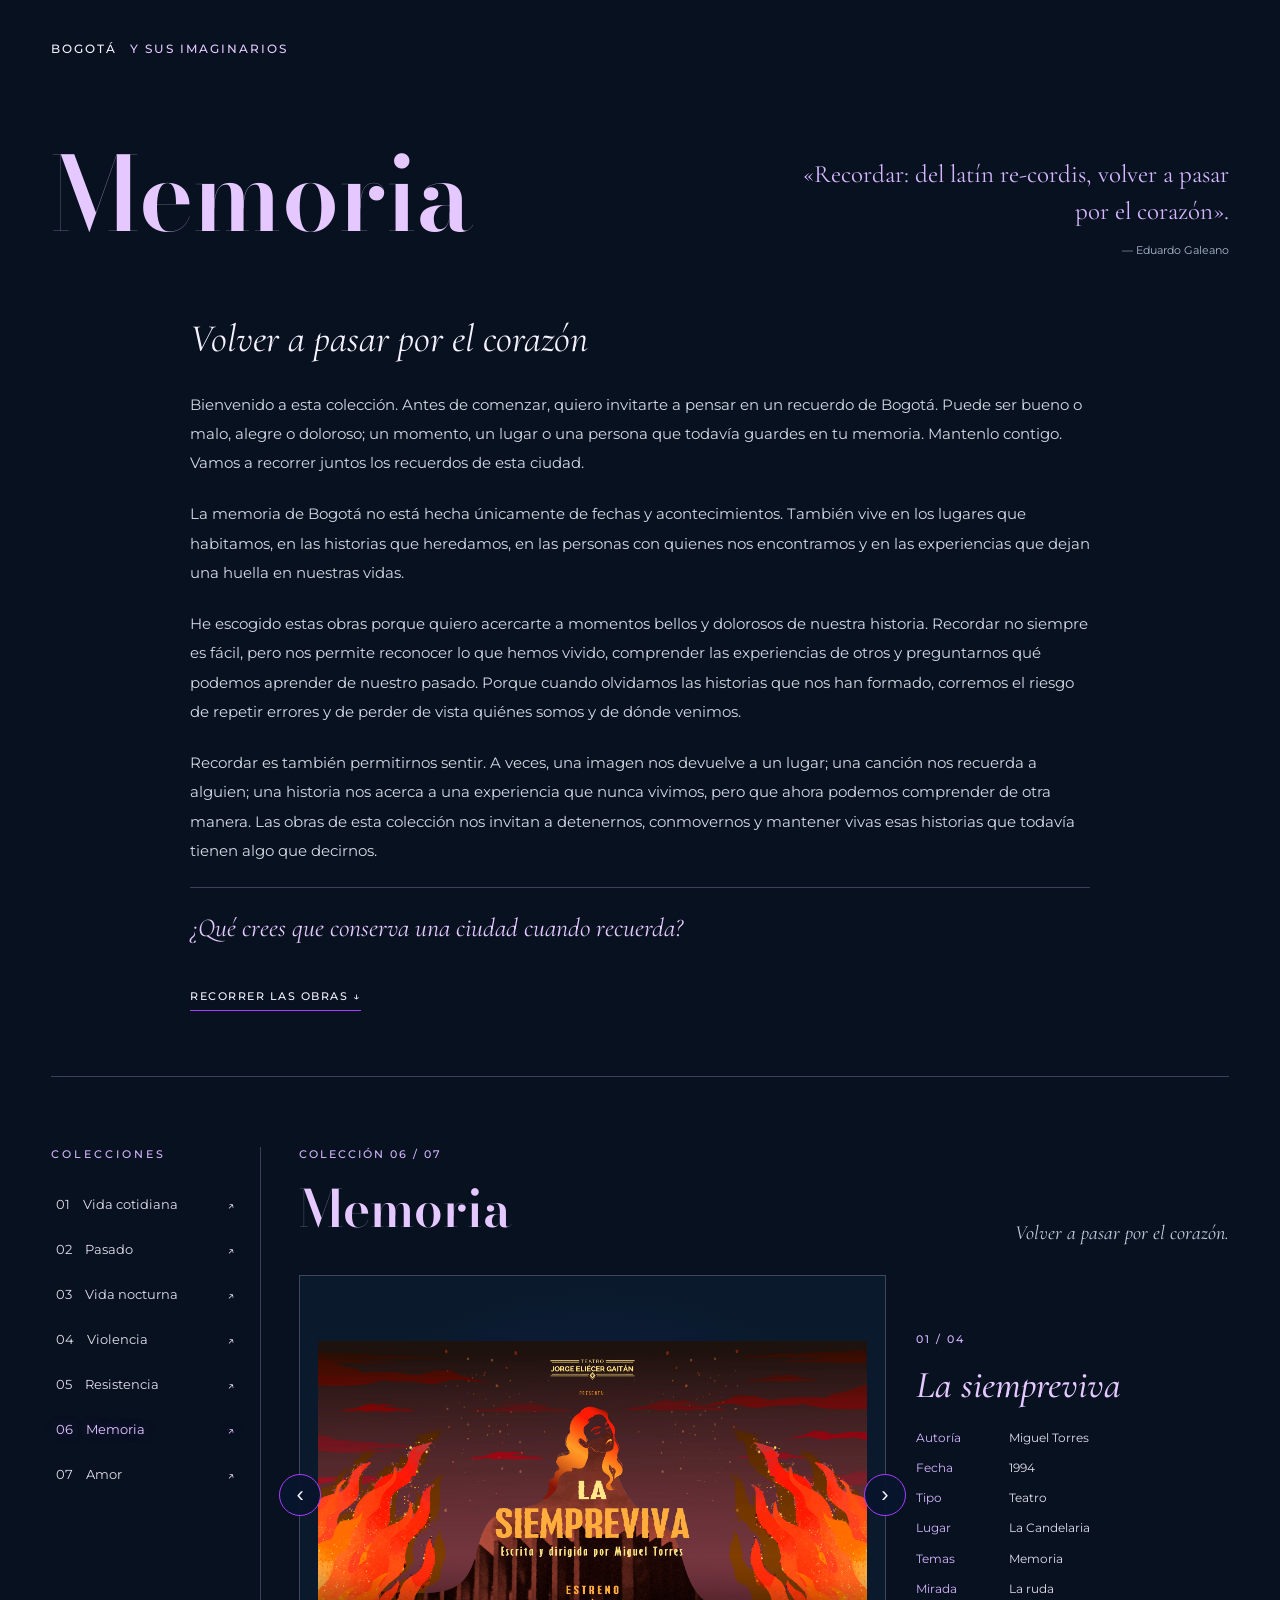
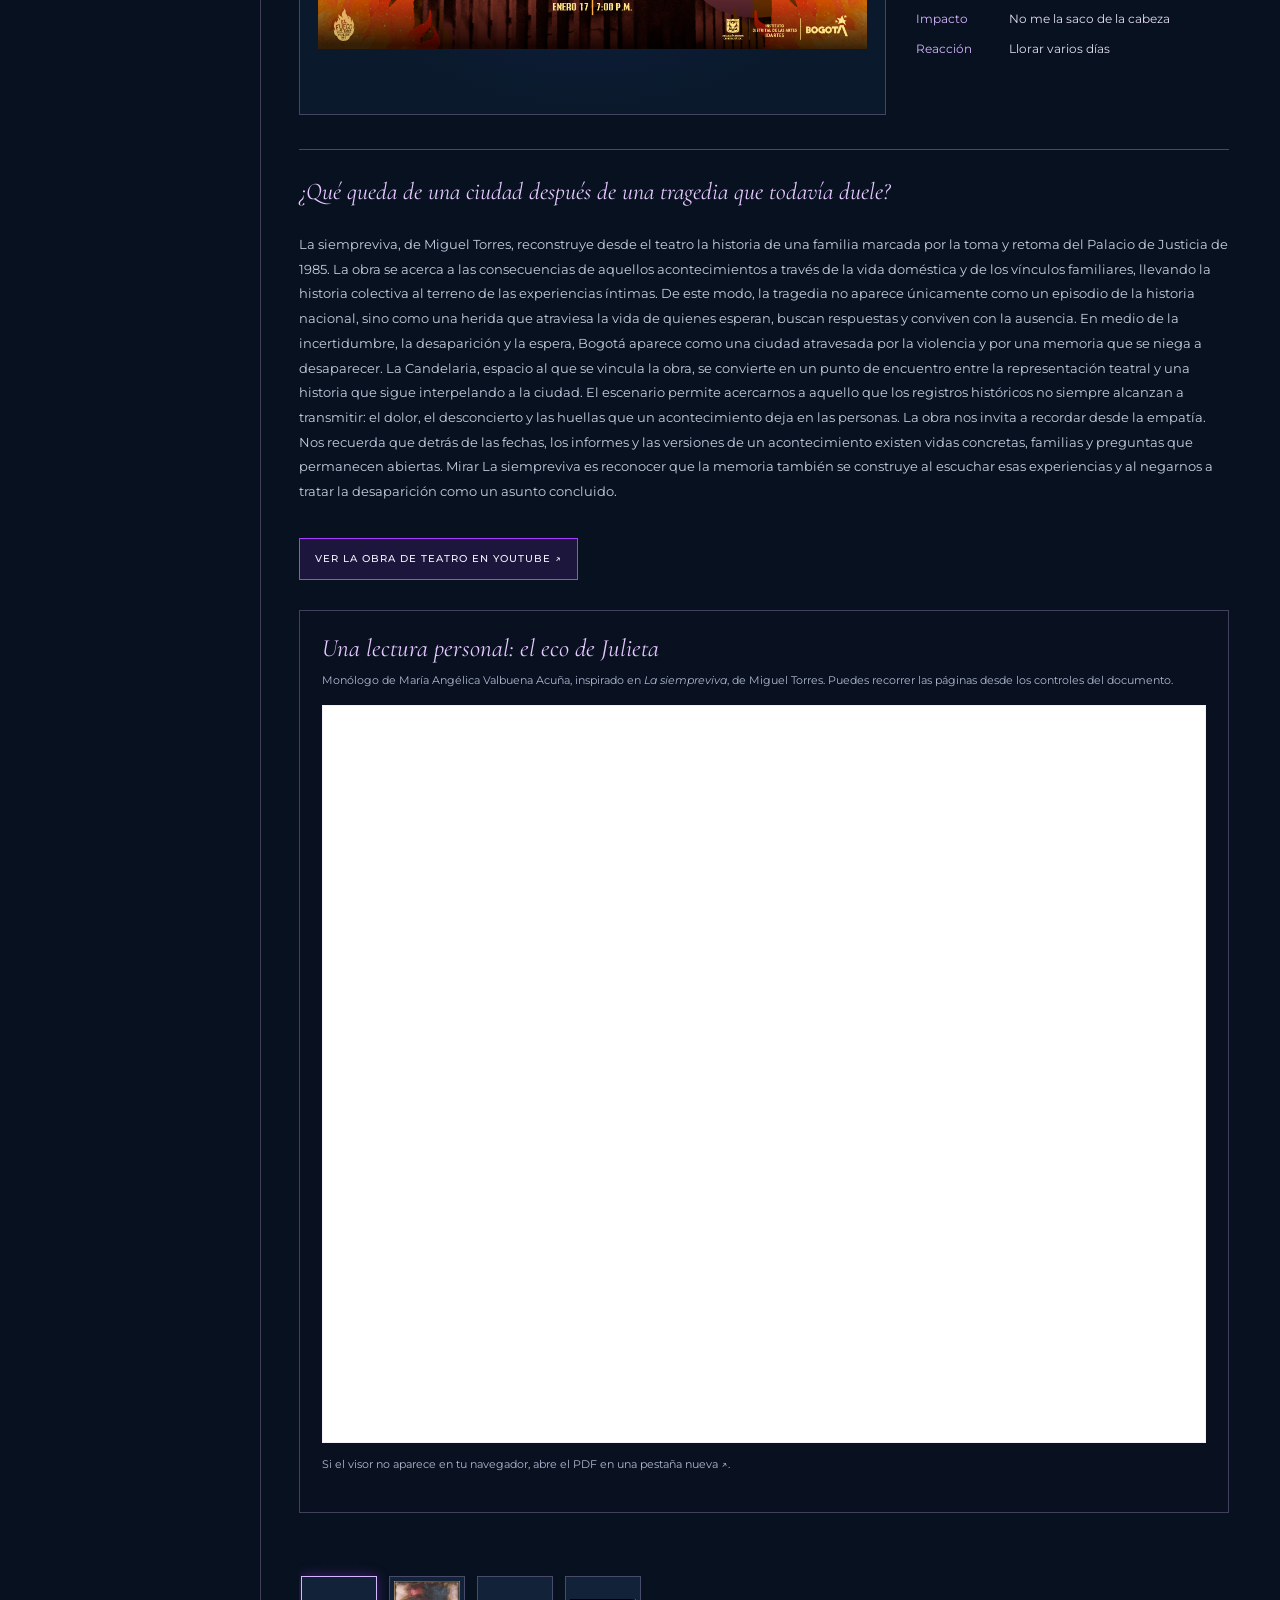
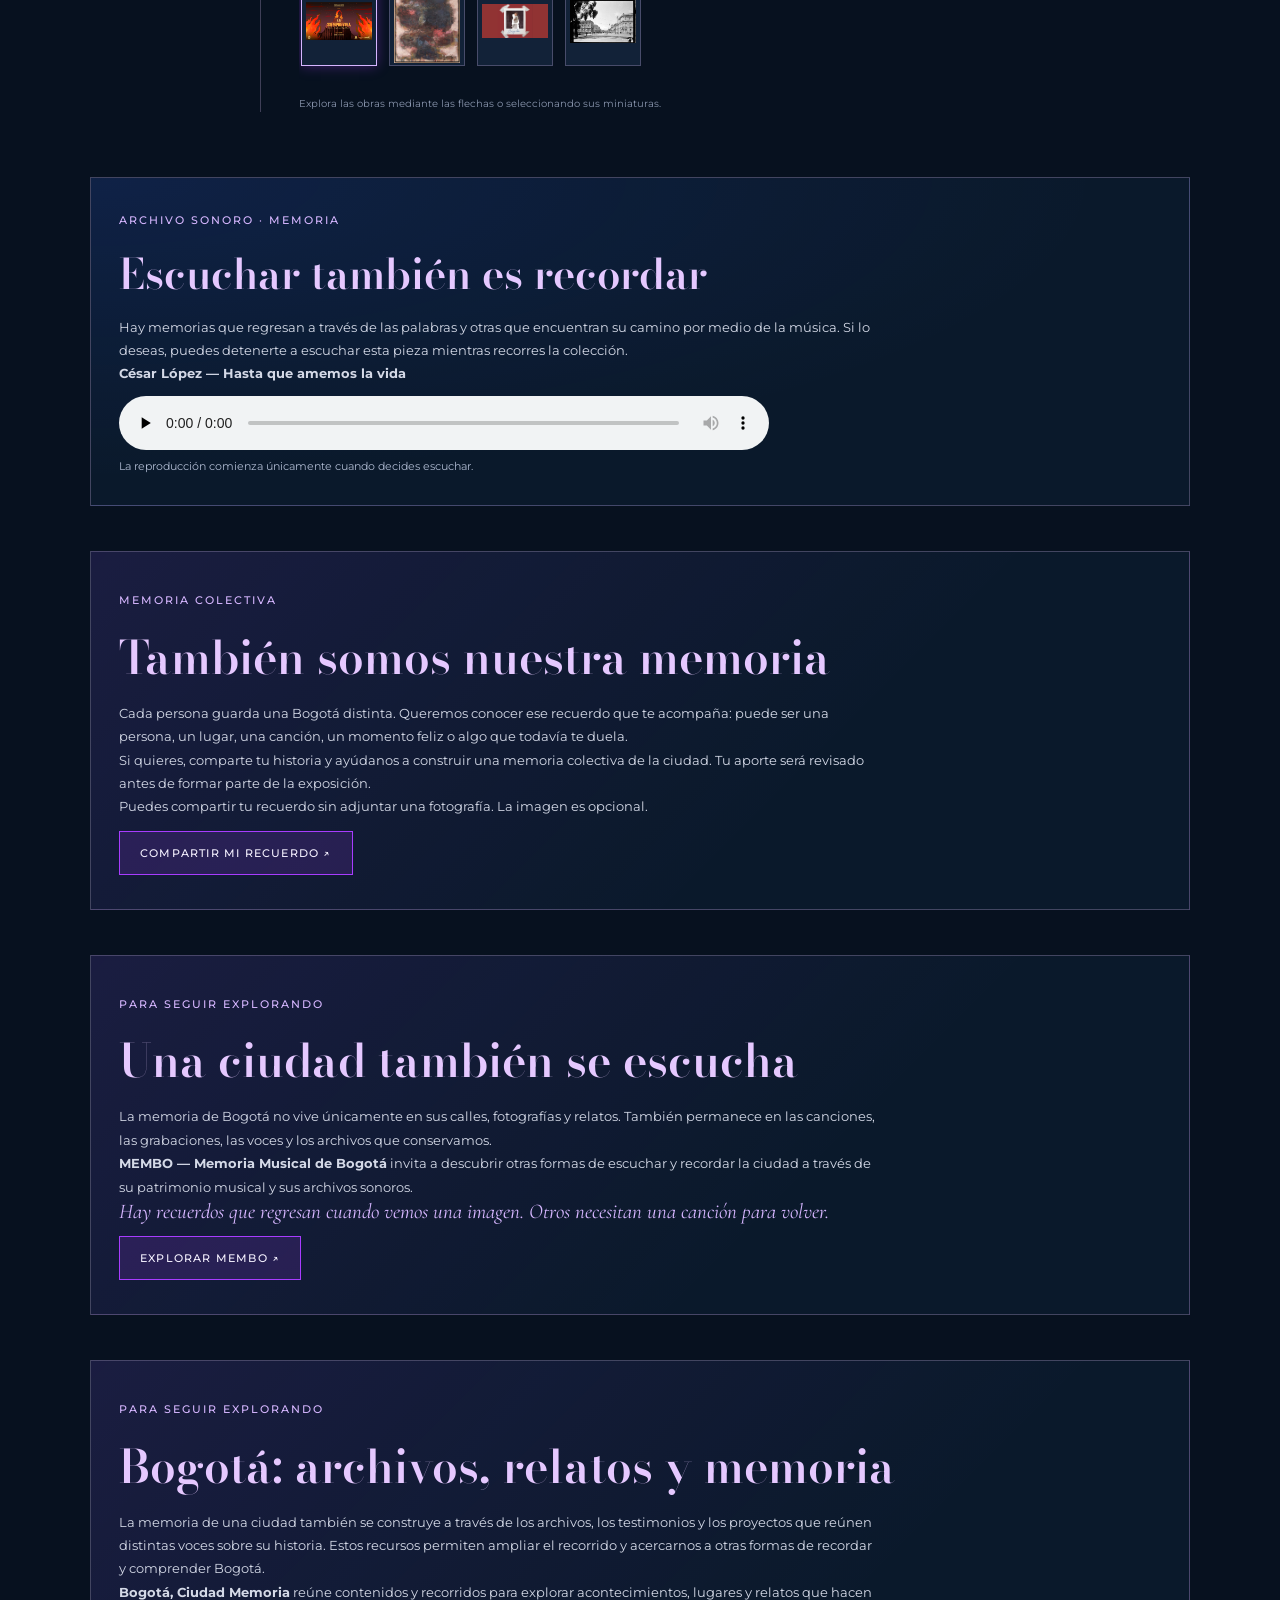
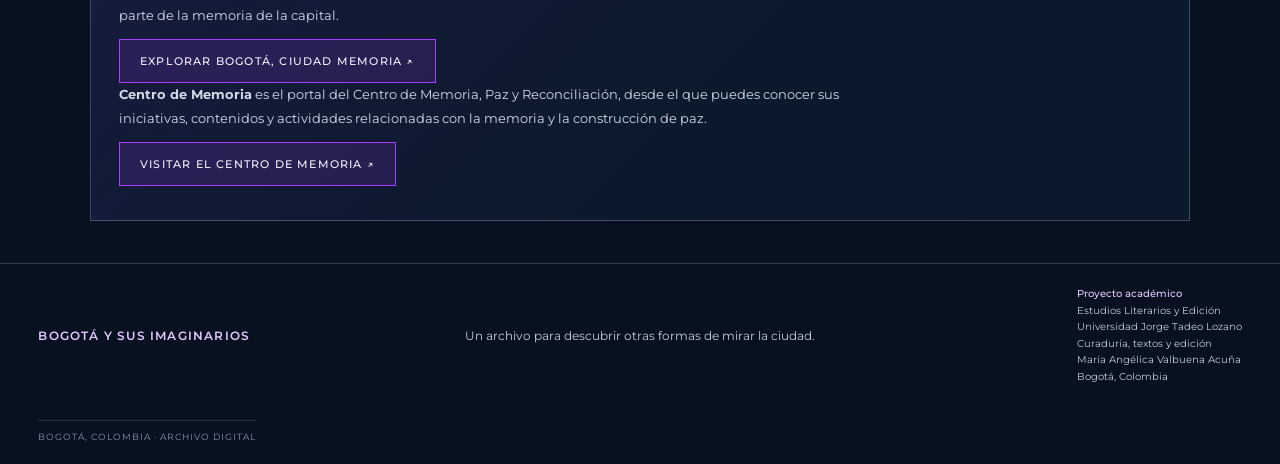
<file: memoria.html>
<!DOCTYPE html>
<html lang="es">
<head>
  <meta charset="UTF-8">
  <meta name="viewport" content="width=device-width, initial-scale=1.0">
  <meta name="description" content="Explora la colección Memoria de Bogotá y sus imaginarios.">
  <title>Memoria | Bogotá y sus imaginarios</title>
  <link rel="stylesheet" href="style.css">

  <style>
    :root {
      --fondo: #07111f;
      --panel: #0a192b;
      --lila: #e5c8ff;
      --violeta: #a83cff;
      --texto: #d4d9e7;
      --suave: #aeb9d0;
      --linea: rgba(229, 200, 255, .25);
    }

    * { box-sizing: border-box; }

    body { margin: 0; }

    .pagina-coleccion {
      min-height: 100vh;
      background: var(--fondo);
      color: #f5f1ff;
      padding: 35px 4% 12px;
    }

    .marca-memoria {
      display: inline-block;
      color: #f5f1ff;
      text-decoration: none;
      font: 500 12px 'Montserrat', sans-serif;
      letter-spacing: 2px;
    }

    .marca-memoria span {
      color: var(--lila);
      margin-left: 8px;
    }

    .apertura-memoria {
      max-width: 1450px;
      margin: 58px auto 0;
      padding: 25px 0 65px;
      border-bottom: 1px solid var(--linea);
    }

    .encabezado-memoria {
      display: flex;
      justify-content: space-between;
      align-items: flex-start;
      gap: 35px;
      margin-bottom: 58px;
    }

    .titulo-memoria {
      margin: 0;
      color: var(--lila);
      font: 600 clamp(52px, 8vw, 108px) 'Bodoni Moda', serif;
      line-height: .98;
    }

    .epigrafe-memoria {
      max-width: 450px;
      padding-top: 12px;
      text-align: right;
    }

    .epigrafe-memoria blockquote {
      margin: 0;
      color: #d6b6ff;
      font: normal 400 clamp(18px, 2.1vw, 25px) 'Cormorant Garamond', serif;
      line-height: 1.5;
    }

    .epigrafe-memoria p {
      margin: 12px 0 0;
      color: var(--suave);
      font: 400 11px 'Montserrat', sans-serif;
    }

    .texto-intro-memoria {
      max-width: 900px;
      margin: 0 auto;
      color: var(--texto);
      font: 400 15px 'Montserrat', sans-serif;
      line-height: 1.95;
    }

    .subtitulo-memoria {
      margin: 0 0 28px;
      color: #f5f1ff;
      font: italic 400 clamp(28px, 3.5vw, 39px) 'Cormorant Garamond', serif;
    }

    .texto-intro-memoria p { margin: 0 0 22px; }

    .pregunta-memoria {
      margin: 38px 0 0;
      padding: 24px 0 0;
      border-top: 1px solid var(--linea);
      color: var(--lila);
      font: italic 400 26px 'Cormorant Garamond', serif;
    }

    .enlace-recorrido {
      display: inline-block;
      margin-top: 24px;
      color: #f5f1ff;
      text-decoration: none;
      border-bottom: 1px solid var(--violeta);
      padding-bottom: 7px;
      font: 500 11px 'Montserrat', sans-serif;
      letter-spacing: 1.5px;
      text-transform: uppercase;
    }

    .enlace-recorrido:hover { color: var(--lila); }

    .coleccion-layout {
      display: grid;
      grid-template-columns: 210px minmax(0, 1fr);
      gap: 38px;
      max-width: 1600px;
      margin: 70px auto 0;
      scroll-margin-top: 30px;
    }

    .menu-colecciones {
      border-right: 1px solid var(--linea);
      padding-right: 20px;
    }

    .menu-colecciones h2 {
      font: 500 11px 'Montserrat', sans-serif;
      letter-spacing: 3px;
      color: #d6b6ff;
      margin: 0 0 25px;
    }

    .grupo-coleccion { margin-bottom: 7px; }

    .boton-coleccion {
      width: 100%;
      display: flex;
      align-items: center;
      justify-content: space-between;
      gap: 8px;
      padding: 10px 5px;
      border: 0;
      background: transparent;
      color: #e4deef;
      font: 400 13px 'Montserrat', sans-serif;
      text-align: left;
      cursor: pointer;
    }

    .boton-coleccion.activa {
      color: var(--lila);
      text-shadow: 0 0 12px rgba(168, 60, 255, .35);
    }

    .lista-obras {
      list-style: none;
      margin: 4px 0 12px;
      padding: 0 0 0 12px;
      border-left: 1px solid rgba(214, 182, 255, .35);
    }

    .lista-obras[hidden] { display: none; }

    .obra-menu {
      width: 100%;
      border: 0;
      background: transparent;
      color: #bfc6d8;
      text-align: left;
      padding: 9px 8px;
      font: 400 11px 'Montserrat', sans-serif;
      cursor: pointer;
      line-height: 1.5;
    }

    .obra-menu:hover,
    .obra-menu.seleccionada {
      background: rgba(168, 60, 255, .15);
      color: #f5f1ff;
    }

    .pendiente {
      padding: 8px;
      color: #8995ad;
      font: 10px 'Montserrat', sans-serif;
      line-height: 1.6;
    }

    .contenido-coleccion { min-width: 0; }

    .sobre-coleccion {
      display: flex;
      justify-content: space-between;
      align-items: end;
      gap: 25px;
      margin-bottom: 28px;
    }

    .numero-coleccion {
      color: #d6b6ff;
      font: 500 11px 'Montserrat', sans-serif;
      letter-spacing: 2px;
      margin: 0;
    }

    .sobre-coleccion h2 {
      margin: 8px 0 0;
      color: var(--lila);
      font: 600 clamp(35px, 4vw, 58px) 'Bodoni Moda', serif;
    }

    .descripcion-coleccion {
      max-width: 320px;
      margin: 0;
      color: #c6cee0;
      font: italic 400 20px 'Cormorant Garamond', serif;
      line-height: 1.4;
    }

    .exposicion {
      display: grid;
      grid-template-columns: minmax(0, 1.5fr) minmax(220px, .8fr);
      gap: 30px;
      align-items: center;
    }

    .marco-obra {
      position: relative;
      aspect-ratio: 4 / 3;
      min-width: 0;
      display: grid;
      place-items: center;
      padding: 18px;
      border: 1px solid var(--linea);
      background:
        radial-gradient(ellipse at center, rgba(49, 91, 255, .14), transparent 70%),
        var(--panel);
    }

    .imagen-obra {
      width: 100%;
      height: 100%;
      max-height: 100%;
      object-fit: contain;
    }

    .flecha-obra {
      position: absolute;
      z-index: 2;
      top: 50%;
      transform: translateY(-50%);
      width: 42px;
      height: 42px;
      border: 1px solid var(--violeta);
      border-radius: 50%;
      background: rgba(7, 21, 45, .95);
      color: #f5f1ff;
      font-size: 22px;
      cursor: pointer;
    }

    .flecha-obra:hover {
      box-shadow: 0 0 16px rgba(168, 60, 255, .35);
    }

    .flecha-anterior { left: -21px; }
    .flecha-siguiente { right: -21px; }

    .datos-obra { padding: 12px 0; }

    .contador-obra {
      color: #d6b6ff;
      font: 500 11px 'Montserrat', sans-serif;
      letter-spacing: 2px;
      margin: 0;
    }

    .datos-obra h3 {
      color: var(--lila);
      font: italic 500 clamp(25px, 3vw, 38px) 'Cormorant Garamond', serif;
      margin: 16px 0 20px;
    }

    .ficha-obra {
      display: grid;
      grid-template-columns: 85px 1fr;
      gap: 11px 8px;
      font: 400 12px 'Montserrat', sans-serif;
      line-height: 1.6;
    }

    .ficha-obra dt { color: #d6b6ff; }
    .ficha-obra dd { margin: 0; color: #e4deef; }

    .descripcion-obra {
      border-top: 1px solid rgba(229, 200, 255, .3);
      padding-top: 17px;
      color: #c6cee0;
      font: 400 12px 'Montserrat', sans-serif;
      line-height: 1.8;
    }

    /* DESCRIPCIÓN AMPLIADA DE CADA OBRA */
    .exposicion {
      align-items: center;
    }

    .descripcion-obra {
      max-width: 1050px;
      margin: 34px auto 0;
      padding: 24px 0 0;
      border-top: 1px solid rgba(229, 200, 255, .3);
      color: #c6cee0;
      font: 400 13px 'Montserrat', sans-serif;
      line-height: 1.9;
    }

    .descripcion-obra p {
      margin: 0 0 18px;
    }

    .descripcion-obra .pregunta-descripcion {
      margin: 0 0 22px;
      color: var(--lila);
      font: italic 400 24px 'Cormorant Garamond', serif;
      line-height: 1.5;
    }

    .miniaturas {
      display: flex;
      gap: 12px;
      overflow-x: auto;
      padding: 25px 2px 15px;
      margin-top: 12px;
    }

    .miniatura {
      flex: 0 0 76px;
      height: 90px;
      padding: 4px;
      display: grid;
      place-items: center;
      overflow: hidden;
      border: 1px solid var(--linea);
      background: #122238;
      cursor: pointer;
    }

    .miniatura img {
      width: 100%;
      height: 100%;
      object-fit: contain;
    }

    .miniatura.seleccionada {
      border-color: #d6b6ff;
      box-shadow: 0 0 12px rgba(168, 60, 255, .35);
    }

    .sin-obras {
      padding: 28px;
      border: 1px solid var(--linea);
      color: var(--suave);
      font: 13px 'Montserrat', sans-serif;
      line-height: 1.8;
    }

    .nota-prototipo {
      margin: 15px 0 0;
      color: #8995ad;
      font: 400 10px 'Montserrat', sans-serif;
      line-height: 1.6;
    }


    .credito-imagen {
      margin: 10px 0 0;
      color: var(--suave);
      font: 400 10px 'Montserrat', sans-serif;
      line-height: 1.6;
    }

    .bloque-vida {
      max-width: 1100px;
      margin: 45px auto 30px;
      padding: 34px 28px;
      border: 1px solid var(--linea);
      background: linear-gradient(135deg, rgba(168, 60, 255, .10), transparent 65%), var(--panel);
    }

    .bloque-vida h2 {
      margin: 10px 0;
      color: var(--lila);
      font: 600 clamp(28px, 4vw, 42px) 'Bodoni Moda', serif;
    }

    .bloque-vida p {
      max-width: 850px;
      color: var(--texto);
      font: 400 13px 'Montserrat', sans-serif;
      line-height: 1.8;
    }

    .bloque-vida .cierre-vida {
      color: #d6b6ff;
      font: italic 400 21px 'Cormorant Garamond', serif;
    }

    .bloque-vida[hidden], .extras-memoria[hidden] { display: none; }

    /* ARCHIVO SONORO */

    .audio-memoria {
      max-width: 1100px;
      margin: 65px auto 20px;
      padding: 28px;
      border: 1px solid var(--linea);
      background: radial-gradient(ellipse at top left, rgba(49, 91, 255, .13), transparent 65%), var(--panel);
    }

    .etiqueta-audio,
    .etiqueta-participacion {
      color: #d6b6ff;
      font: 500 11px 'Montserrat', sans-serif;
      letter-spacing: 2px;
    }

    .audio-memoria h2,
    .participacion-memoria h2 {
      margin: 10px 0;
      color: var(--lila);
      font: 600 clamp(28px, 4vw, 42px) 'Bodoni Moda', serif;
    }

    .audio-memoria p,
    .participacion-memoria p {
      max-width: 760px;
      color: var(--texto);
      font: 400 13px 'Montserrat', sans-serif;
      line-height: 1.8;
    }

    .audio-memoria audio {
      width: 100%;
      max-width: 650px;
      margin-top: 10px;
    }

    .audio-nota {
      color: var(--suave) !important;
      font-size: 11px !important;
    }

    .membo-cierre {
      color: #d6b6ff !important;
      font: italic 400 21px 'Cormorant Garamond', serif !important;
    }

    /* FORMULARIO PARTICIPATIVO */

    .participacion-memoria {
      max-width: 1100px;
      margin: 45px auto 30px;
      padding: 34px 28px;
      border: 1px solid var(--linea);
      background: linear-gradient(135deg, rgba(168, 60, 255, .10), transparent 65%), var(--panel);
    }

    .participacion-memoria h2 {
      font-size: clamp(30px, 4vw, 46px);
    }

    .boton-recuerdo {
      display: inline-block;
      margin-top: 12px;
      padding: 14px 20px;
      border: 1px solid var(--violeta);
      color: #f5f1ff;
      background: rgba(168, 60, 255, .15);
      text-decoration: none;
      font: 500 11px 'Montserrat', sans-serif;
      letter-spacing: 1.2px;
      text-transform: uppercase;
      transition: background .2s ease, box-shadow .2s ease;
    }

    .boton-recuerdo:hover {
      background: rgba(168, 60, 255, .3);
      box-shadow: 0 0 18px rgba(168, 60, 255, .2);
    }

    /* ENLACES A LAS OBRAS */

    .enlace-obra {
      display: inline-block;
      margin-top: 16px;
      padding: 12px 15px;
      border: 1px solid var(--violeta);
      color: #f5f1ff;
      background: rgba(168, 60, 255, .13);
      text-decoration: none;
      font: 500 10px 'Montserrat', sans-serif;
      letter-spacing: 1px;
      line-height: 1.6;
      text-transform: uppercase;
      transition: background .2s ease, box-shadow .2s ease;
    }

    .enlace-obra:hover {
      background: rgba(168, 60, 255, .28);
      box-shadow: 0 0 16px rgba(168, 60, 255, .2);
      color: var(--lila);
    }

    .enlaces-obra-adicionales {
      display: flex;
      flex-wrap: wrap;
      gap: 12px 22px;
      max-width: 1050px;
      margin: 14px auto 0;
    }

    .enlaces-obra-adicionales .enlace-obra {
      display: inline-block;
      margin: 0;
    }

    .visor-pastiche {
      max-width: 1050px;
      margin: 30px auto 38px;
      padding: 22px;
      border: 1px solid rgba(214, 182, 255, .28);
      background: rgba(10, 17, 34, .72);
    }

    .visor-pastiche h4 {
      margin: 0 0 8px;
      color: var(--lila);
      font: italic 400 25px 'Cormorant Garamond', serif;
    }

    .visor-pastiche p {
      margin: 0 0 16px;
      color: var(--suave);
      font: 400 11px 'Montserrat', sans-serif;
      line-height: 1.7;
    }

    .visor-pastiche iframe {
      display: block;
      width: 100%;
      height: min(820px, 82vh);
      min-height: 540px;
      border: 1px solid rgba(214, 182, 255, .22);
      background: #fff;
    }

    @media (max-width: 600px) {
      .visor-pastiche { padding: 12px; }
      .visor-pastiche iframe { height: 70vh; min-height: 430px; }
    }

    /* PIE DE PÁGINA EDITORIAL */

    .pie-pagina {
      width: 100%;
      margin: 0;
      padding: 22px 3%;
      border-top: 1px solid rgba(229, 200, 255, .22);
      background: #07111f;
    }

    .pie-contenido {
      width: 100%;
      display: grid;
      grid-template-columns: minmax(0, 1fr) minmax(0, 1.2fr) minmax(0, 1fr);
      align-items: center;
      gap: 24px;
    }

    .pie-marca {
      margin: 0;
      color: #e5c8ff;
      font: 600 12px 'Montserrat', sans-serif;
      letter-spacing: 1.2px;
      overflow-wrap: anywhere;
    }

    .pie-descripcion {
      margin: 0;
      color: #c6cee0;
      font: 400 12px 'Montserrat', sans-serif;
      line-height: 1.6;
      text-align: center;
    }

    .pie-creditos {
      min-width: 0;
      justify-self: end;
      color: #c6cee0;
      font: 400 10px 'Montserrat', sans-serif;
      line-height: 1.65;
      overflow-wrap: anywhere;
    }

    .pie-creditos p { margin: 0; }

    .pie-etiqueta {
      color: #e5c8ff;
      font-weight: 500;
    }

    .pie-final {
      margin: 15px 0 0;
      padding-top: 10px;
      border-top: 1px solid rgba(229, 200, 255, .15);
      color: #8995ad;
      font: 400 9px 'Montserrat', sans-serif;
      letter-spacing: 1px;
    }

    @media (max-width: 850px) {
      .pie-contenido {
        grid-template-columns: 1fr 1fr;
        gap: 18px;
      }

      .pie-descripcion { text-align: left; }

      .pie-creditos {
        grid-column: 1 / -1;
        justify-self: start;
      }
    }

    @media (max-width: 600px) {
      .pie-contenido {
        grid-template-columns: minmax(0, 1fr);
        gap: 14px;
      }

      .pie-creditos {
        grid-column: auto;
        justify-self: start;
      }
    }

    /* ADAPTACIÓN DE LAS OBRAS A PANTALLAS PEQUEÑAS */

    @media (max-width: 850px) {
      .coleccion-layout {
        grid-template-columns: 1fr;
        gap: 25px;
      }

      .menu-colecciones {
        border-right: 0;
        border-bottom: 1px solid var(--linea);
        padding: 0 0 15px;
      }

      .exposicion { grid-template-columns: 1fr; }

      .sobre-coleccion {
        align-items: flex-start;
        flex-direction: column;
        gap: 8px;
      }

      .descripcion-coleccion { max-width: 600px; }
    }

    @media (max-width: 600px) {
      .pagina-coleccion { padding: 24px 18px; }

      .encabezado-memoria {
        flex-direction: column;
        gap: 24px;
        margin-bottom: 38px;
      }

      .epigrafe-memoria {
        align-self: flex-end;
        max-width: 92%;
      }

      .texto-intro-memoria { font-size: 14px; }
      .marco-obra { aspect-ratio: 1 / 1; }
      .flecha-anterior { left: -12px; }
      .flecha-siguiente { right: -12px; }

      .audio-memoria,
      .participacion-memoria {
        padding: 22px 18px;
      }

      .pie-pagina {
        width: calc(100% + 36px);
        margin: 55px -18px -24px;
        padding: 26px 18px;
      }

      .pie-contenido {
        grid-template-columns: 1fr;
        gap: 15px;
      }

      .pie-descripcion { text-align: left; }

      .pie-creditos {
        grid-column: auto;
        justify-self: start;
      }
    }
  </style>
</head>
<body>
<main class="pagina-coleccion">

  <a class="marca-memoria" href="index.html">
    BOGOTÁ <span>Y SUS IMAGINARIOS</span>
  </a>

  <!-- APERTURA EDITORIAL -->

  <section class="apertura-memoria" aria-labelledby="titulo-apertura">
    <div class="encabezado-memoria">
      <h1 class="titulo-memoria" id="titulo-apertura">Memoria</h1>

      <div class="epigrafe-memoria">
        <blockquote id="epigrafe-texto">
          «Recordar: del latín re-cordis, volver a pasar por el corazón».
        </blockquote>
        <p id="epigrafe-autor">— Eduardo Galeano</p>
      </div>
    </div>

    <div class="texto-intro-memoria" id="texto-editorial">
      <h2 class="subtitulo-memoria" id="subtitulo-apertura">Volver a pasar por el corazón</h2>

      <p>
        Bienvenido a esta colección. Antes de comenzar, quiero invitarte
        a pensar en un recuerdo de Bogotá. Puede ser bueno o malo, alegre
        o doloroso; un momento, un lugar o una persona que todavía guardes
        en tu memoria. Mantenlo contigo. Vamos a recorrer juntos los
        recuerdos de esta ciudad.
      </p>

      <p>
        La memoria de Bogotá no está hecha únicamente de fechas y
        acontecimientos. También vive en los lugares que habitamos,
        en las historias que heredamos, en las personas con quienes nos
        encontramos y en las experiencias que dejan una huella en
        nuestras vidas.
      </p>

      <p>
        He escogido estas obras porque quiero acercarte a momentos bellos
        y dolorosos de nuestra historia. Recordar no siempre es fácil,
        pero nos permite reconocer lo que hemos vivido, comprender las
        experiencias de otros y preguntarnos qué podemos aprender de
        nuestro pasado. Porque cuando olvidamos las historias que nos
        han formado, corremos el riesgo de repetir errores y de perder
        de vista quiénes somos y de dónde venimos.
      </p>

      <p>
        Recordar es también permitirnos sentir. A veces, una imagen nos
        devuelve a un lugar; una canción nos recuerda a alguien; una
        historia nos acerca a una experiencia que nunca vivimos, pero
        que ahora podemos comprender de otra manera. Las obras de esta
        colección nos invitan a detenernos, conmovernos y mantener vivas
        esas historias que todavía tienen algo que decirnos.
      </p>

      <p class="pregunta-memoria" id="pregunta-apertura">
        ¿Qué crees que conserva una ciudad cuando recuerda?
      </p>

      <a class="enlace-recorrido" id="enlace-apertura" href="#exposicion-memoria">
        Recorrer las obras ↓
      </a>
    </div>
  </section>

  <!-- EXPOSICIÓN DIGITAL -->

  <div class="coleccion-layout" id="exposicion-memoria">
    <aside class="menu-colecciones">
      <h2>COLECCIONES</h2>
<div id="menu-lateral">

  <div class="grupo-coleccion">
    <a class="boton-coleccion" href="vida-cotidiana.html">
      <span>01　Vida cotidiana</span><span>↗</span>
    </a>
  </div>

  <div class="grupo-coleccion">
    <a class="boton-coleccion" href="pasado.html">
      <span>02　Pasado</span><span>↗</span>
    </a>
  </div>

  <div class="grupo-coleccion">
    <a class="boton-coleccion" href="vida-nocturna.html">
      <span>03　Vida nocturna</span><span>↗</span>
    </a>
  </div>

  <div class="grupo-coleccion">
    <a class="boton-coleccion" href="violencia.html">
      <span>04　Violencia</span><span>↗</span>
    </a>
  </div>

  <div class="grupo-coleccion">
    <a class="boton-coleccion" href="resistencia.html">
      <span>05　Resistencia</span><span>↗</span>
    </a>
  </div>

  <div class="grupo-coleccion">
    <a class="boton-coleccion activa" href="memoria.html" aria-current="page">
      <span>06　Memoria</span><span>↗</span>
    </a>
  </div>

  <div class="grupo-coleccion">
    <a class="boton-coleccion" href="amor.html">
      <span>07　Amor</span><span>↗</span>
    </a>
  </div>

</div>
    </aside>

    <section class="contenido-coleccion" aria-label="Exposición digital">
      <header class="sobre-coleccion">
        <div>
          <p class="numero-coleccion" id="numero-coleccion">COLECCIÓN 06 / 07</p>
          <h2 id="titulo-coleccion">Memoria</h2>
        </div>

        <p class="descripcion-coleccion" id="descripcion-coleccion">
          Volver a pasar por el corazón.
        </p>
      </header>

      <div id="panel-obras"></div>

      <p class="nota-prototipo" id="nota-prototipo">
        Explora las obras mediante las flechas o las miniaturas.
      </p>
    </section>
  </div>

  <div id="extras-memoria" class="extras-memoria">
  <!-- ARCHIVO SONORO -->

  <section class="audio-memoria" aria-labelledby="titulo-audio">
    <span class="etiqueta-audio">ARCHIVO SONORO · MEMORIA</span>
    <h2 id="titulo-audio">Escuchar también es recordar</h2>

    <p>
      Hay memorias que regresan a través de las palabras y otras que
      encuentran su camino por medio de la música. Si lo deseas, puedes
      detenerte a escuchar esta pieza mientras recorres la colección.
    </p>

    <p><strong>César López — Hasta que amemos la vida</strong></p>

    <audio controls preload="none">
      <source src="sonidos/hasta-que-amemos-la-vida.mpeg" type="audio/mpeg">
      Tu navegador no puede reproducir este archivo de audio.
    </audio>

    <p class="audio-nota">
      La reproducción comienza únicamente cuando decides escuchar.
    </p>
  </section>

  <!-- FORMULARIO PARTICIPATIVO -->

  <section class="participacion-memoria" aria-labelledby="titulo-participacion">
    <span class="etiqueta-participacion">MEMORIA COLECTIVA</span>
    <h2 id="titulo-participacion">También somos nuestra memoria</h2>

    <p>
      Cada persona guarda una Bogotá distinta. Queremos conocer ese
      recuerdo que te acompaña: puede ser una persona, un lugar, una
      canción, un momento feliz o algo que todavía te duela.
    </p>

    <p>
      Si quieres, comparte tu historia y ayúdanos a construir una memoria
      colectiva de la ciudad. Tu aporte será revisado antes de formar
      parte de la exposición.
    </p>

    <p>
      Puedes compartir tu recuerdo sin adjuntar una fotografía.
      La imagen es opcional.
    </p>

    <a
      class="boton-recuerdo"
      href="https://docs.google.com/forms/d/e/1FAIpQLSe5z1zWqp_aHZHXg1OEtOVgmFSVaATQVgS7MXWQ_wh-p8bDRg/viewform?usp=dialog"
      target="_blank"
      rel="noopener noreferrer">
      Compartir mi recuerdo ↗
    </a>
  </section>

  <!-- RECOMENDACIÓN: MEMBO -->

  <section class="participacion-memoria" aria-labelledby="titulo-membo">
    <span class="etiqueta-participacion">PARA SEGUIR EXPLORANDO</span>
    <h2 id="titulo-membo">Una ciudad también se escucha</h2>

    <p>
      La memoria de Bogotá no vive únicamente en sus calles, fotografías y
      relatos. También permanece en las canciones, las grabaciones, las voces
      y los archivos que conservamos.
    </p>

    <p>
      <strong>MEMBO — Memoria Musical de Bogotá</strong> invita a descubrir
      otras formas de escuchar y recordar la ciudad a través de su patrimonio
      musical y sus archivos sonoros.
    </p>

    <p class="membo-cierre">
      Hay recuerdos que regresan cuando vemos una imagen. Otros necesitan
      una canción para volver.
    </p>

    <a
      class="boton-recuerdo"
      href="https://membogota.org/"
      target="_blank"
      rel="noopener noreferrer">
      Explorar MEMBO ↗
    </a>
  </section>

  <!-- RECURSOS DE MEMORIA HISTÓRICA -->

  <section class="participacion-memoria" aria-labelledby="titulo-recursos-memoria">
    <span class="etiqueta-participacion">PARA SEGUIR EXPLORANDO</span>
    <h2 id="titulo-recursos-memoria">Bogotá: archivos, relatos y memoria</h2>

    <p>
      La memoria de una ciudad también se construye a través de los archivos,
      los testimonios y los proyectos que reúnen distintas voces sobre su historia.
      Estos recursos permiten ampliar el recorrido y acercarnos a otras formas
      de recordar y comprender Bogotá.
    </p>

    <p><strong>Bogotá, Ciudad Memoria</strong> reúne contenidos y recorridos
      para explorar acontecimientos, lugares y relatos que hacen parte de la
      memoria de la capital.</p>
    <a class="boton-recuerdo" href="http://centromemoria.gov.co/bogotaciudadmemoria/"
       target="_blank" rel="noopener noreferrer">Explorar Bogotá, Ciudad Memoria ↗</a>

    <p><strong>Centro de Memoria</strong> es el portal del Centro de Memoria,
      Paz y Reconciliación, desde el que puedes conocer sus iniciativas,
      contenidos y actividades relacionadas con la memoria y la construcción
      de paz.</p>
    <a class="boton-recuerdo" href="http://centromemoria.gov.co/"
       target="_blank" rel="noopener noreferrer">Visitar el Centro de Memoria ↗</a>
  </section>
  </div>

  <!-- EXPERIENCIAS DE VIDA COTIDIANA -->

  <section id="extras-vida" class="bloque-vida" hidden aria-labelledby="titulo-mirada">
    <span class="etiqueta-participacion">UNA PAUSA PARA COMPARTIR</span>
    <h2 id="titulo-mirada">Una mirada a nuestra ciudad</h2>
    <p>No siempre necesitamos recorrer grandes distancias para descubrir algo nuevo. A veces basta con detenernos a mirar aquello que tenemos delante.</p>
    <p>¿Qué estás viendo en este momento? Puede ser una calle por la que pasas todos los días, una ventana, un árbol que crece entre el concreto, una persona trabajando o un paisaje que te gusta.</p>
    <p>Te invitamos a compartir una fotografía de Bogotá: puede ser algo que estés contemplando mientras recorres esta colección o una imagen que hayas guardado porque significa algo para ti.</p>
    <p>Cada mirada es distinta y, cuando las reunimos, descubrimos que nuestra ciudad tiene muchas más formas de ser contada.</p>
    <p class="audio-nota">Puedes participar subiendo una fotografía y contándonos dónde la tomaste y qué llamó tu atención. Google Forms solicitará iniciar sesión para adjuntar imágenes.</p>
    <a class="boton-recuerdo" href="https://docs.google.com/forms/d/e/1FAIpQLSdGIJoDsHfww0Nzmwchi5DVU7_zaAO60iQpRQHSaAMDEEwSuQ/viewform" target="_blank" rel="noopener noreferrer">Compartir mi fotografía ↗</a>
  </section>

  <section id="recomendacion-vida" class="bloque-vida" hidden aria-labelledby="titulo-sonidos-bogotanos">
    <span class="etiqueta-participacion">PARA SEGUIR EXPLORANDO · RECOMENDACIÓN AUDIOVISUAL</span>
    <h2 id="titulo-sonidos-bogotanos">Bogotá también se escucha</h2>
    <p>Hay ciudades que reconocemos por sus paisajes, sus calles y sus edificios, pero también por los sonidos que las acompañan.</p>
    <p>En <em>Sonidos Bogotanos</em>, el director Omar Mosquera nos propone acercarnos a esa dimensión sonora de Bogotá. El tráfico, el perifoneo, las construcciones y los sonidos de la naturaleza componen un paisaje que, aunque muchas veces confundimos con ruido, también hace parte de nuestra identidad.</p>
    <p>Te invitamos a ver este documental y a escuchar con otros oídos esa ciudad que recorremos todos los días. Quizás descubras que algunos de los sonidos que más te representan estaban ahí desde siempre, esperando a que les prestaras atención.</p>
    <p class="audio-nota"><em>Sonidos Bogotanos</em> · Omar Mosquera N. · Colombia, 2024 · Documental · 6 minutos. Forma parte de la serie <em>Bogotario</em>.</p>
    <a class="boton-recuerdo" href="https://www.retinalatina.org/peliculas/sonidos-bogotanos-omar-mosquera/" target="_blank" rel="noopener noreferrer">Ver documental en Retina Latina ↗</a>
  </section>

</main>

<!-- PIE DE PÁGINA EDITORIAL -->

<footer class="pie-pagina">
  <div class="pie-contenido">

    <div>
      <p class="pie-marca">BOGOTÁ Y SUS IMAGINARIOS</p>
    </div>

    <p class="pie-descripcion">
      Un archivo para descubrir otras formas de mirar la ciudad.
    </p>

    <div class="pie-creditos">
      <p class="pie-etiqueta">Proyecto académico</p>
      <p>Estudios Literarios y Edición</p>
      <p>Universidad Jorge Tadeo Lozano</p>
      <p>Curaduría, textos y edición</p>
      <p>María Angélica Valbuena Acuña</p>
      <p>Bogotá, Colombia</p>
    </div>

  </div>

  <div class="pie-final">
    BOGOTÁ, COLOMBIA · ARCHIVO DIGITAL
  </div>
</footer>

<script>
  const colecciones = [
        {
      nombre: "Vida cotidiana",
      descripcion: "Las historias que habitan lo común.",
      obras: [
        {
          titulo: "Humor de Ascensoristas",
          imagen: "imgs/humor-ascensoristas.png",
          autor: "Iván Gómez Gaitán",
          fecha: "2022 (reconocimiento) · presentación en Bogotá en 2024",
          tipo: "Teatro",
          lugar: "Congreso de la República",
          temas: "Vida cotidiana",
          mirada: "La nostálgica",
          impacto: "Volvería a ella",
          reaccion: "Deja pensando",
          pregunta: "¿Cuántas historias pueden permanecer escondidas detrás de las puertas de un lugar que creemos conocer?",
          descripcion: "En Humor de Ascensoristas, Iván Gómez Gaitán entrelaza las vidas de Pedro, un antiguo ascensorista del Congreso que, en su vejez, se prepara para una nueva entrevista de trabajo, y Marcos, un joven soldado que enfrenta la inminencia de la muerte en una zona de guerra. Sus historias se encuentran en un relato atravesado por los recuerdos, las ausencias y la necesidad de encontrar respuestas o despedirse. La obra nos invita a mirar más allá de los espacios que habitualmente asociamos con la vida institucional de Bogotá. A través de Pedro, recupera la figura de quien, desde un oficio cotidiano y muchas veces inadvertido, también ha sido parte de la historia de un lugar. Porque detrás de los edificios que reconocemos, de los trabajos que pocas veces nombramos y de los encuentros que parecen pasajeros, existen vidas enteras, recuerdos y sentimientos que merecen ser escuchados. Entre la nostalgia, la soledad y el arrepentimiento, Humor de Ascensoristas nos recuerda que la ciudad también se construye con las historias de quienes la habitan y la recorren cada día."
        },
        {
          titulo: "Que pase lo peor",
          imagen: "imgs/que-pase-lo-peor.webp",
          autor: "Antonio García Ángel",
          fecha: "2025",
          tipo: "Novela",
          lugar: "Bogotá · Ciudad Montes",
          temas: "Vida cotidiana",
          mirada: "La rebelde",
          impacto: "No me la saco de la cabeza",
          reaccion: "Vuela la cabeza",
          pregunta: "¿Qué tienen que ver Gregorio Samsa, una cucaracha gigante y las calles de Bogotá?",
          descripcion: "En esta novela, Nelson Camargo, un profesor de lógica y escritor cuya vida parece desmoronarse, termina encargado de cuidar a Yeison Mestizo, una presencia enigmática que poco a poco transforma la historia en una aventura delirante. Leer esta novela es también recorrer Bogotá. Sus calles, barrios, bares y TransMilenios aparecen como parte de un paisaje familiar que despierta recuerdos y sensaciones, especialmente en quienes conocen la ciudad. Pero García Ángel no se conforma con retratarla: juega con ella, la transforma y la lleva hasta escenarios tan absurdos como sorprendentes. Entre referencias literarias, música, cultura popular, humor e ironía, la novela convierte la lectura en una especie de pogo literario: un salto constante entre lo cotidiano y lo extraordinario, entre la risa y el desconcierto. Desde el guiño a La metamorfosis de Kafka hasta los juegos con la propia narración, cada referencia abre nuevas posibilidades para quien lee. Una invitación a recorrer Bogotá desde la imaginación, reconocer sus lugares y dejarse llevar por una historia en la que lo familiar puede convertirse, de un momento a otro, en algo completamente inesperado."
        }
      ]
    },
    {
      nombre: "Pasado",
      descripcion: "Las huellas de las ciudades que fuimos.",
      obras: []
    },
    {
      nombre: "Vida nocturna",
      descripcion: "La ciudad que aparece cuando cae la noche.",
      obras: []
    },
    {
      nombre: "Violencia",
      descripcion: "Las heridas que transforman la ciudad.",
      obras: []
    },
    {
      nombre: "Resistencia",
      descripcion: "Crear, permanecer y transformar el espacio.",
      obras: []
    },
    {
      nombre: "Memoria",
      descripcion: "Volver a pasar por el corazón.",
      obras: [
        {
          titulo: "La siempreviva",
          imagen: "imgs/la-siempreviva.jpg",
          enlace: "https://www.youtube.com/watch?v=OQipIt6m-CY",
          textoEnlace: "Ver la obra de teatro en YouTube",
          autor: "Miguel Torres",
          fecha: "1994",
          tipo: "Teatro",
          lugar: "La Candelaria",
          temas: "Memoria",
          mirada: "La ruda",
          impacto: "No me la saco de la cabeza",
          reaccion: "Llorar varios días",
          pregunta: "¿Qué queda de una ciudad después de una tragedia que todavía duele?",
          descripcion: "La siempreviva, de Miguel Torres, reconstruye desde el teatro la historia de una familia marcada por la toma y retoma del Palacio de Justicia de 1985. La obra se acerca a las consecuencias de aquellos acontecimientos a través de la vida doméstica y de los vínculos familiares, llevando la historia colectiva al terreno de las experiencias íntimas. De este modo, la tragedia no aparece únicamente como un episodio de la historia nacional, sino como una herida que atraviesa la vida de quienes esperan, buscan respuestas y conviven con la ausencia.\n\n\n\nEn medio de la incertidumbre, la desaparición y la espera, Bogotá aparece como una ciudad atravesada por la violencia y por una memoria que se niega a desaparecer. La Candelaria, espacio al que se vincula la obra, se convierte en un punto de encuentro entre la representación teatral y una historia que sigue interpelando a la ciudad. El escenario permite acercarnos a aquello que los registros históricos no siempre alcanzan a transmitir: el dolor, el desconcierto y las huellas que un acontecimiento deja en las personas.\n\n\n\nLa obra nos invita a recordar desde la empatía. Nos recuerda que detrás de las fechas, los informes y las versiones de un acontecimiento existen vidas concretas, familias y preguntas que permanecen abiertas. Mirar La siempreviva es reconocer que la memoria también se construye al escuchar esas experiencias y al negarnos a tratar la desaparición como un asunto concluido."
        },
        {
          titulo: "Parque de la Independencia",
          imagen: "imgs/parque-independencia.jpg",
          fuente: "https://colecciones.banrepcultural.org/es/documento/parque-de-la-independencia-pintura/63a069015d96b8790f25e9e1",
          textoFuente: "Consultar obra y créditos",
          autor: "Luis Fernando Roldán Jaramillo",
          fecha: "1994",
          tipo: "Pintura",
          lugar: "Parque de la Independencia",
          temas: "Memoria",
          mirada: "La cotidiana",
          impacto: "Me dejó algo",
          reaccion: "Vuela la cabeza",
          pregunta: "¿Cómo se pinta un lugar que ya conocemos?",
          descripcion: "Luis Fernando Roldán dedicó una serie de 32 pinturas al Parque de la Independencia, explorando el espacio desde una mirada que se mueve entre la abstracción y la realidad. La luz, la vegetación, las montañas y la arquitectura bogotana aparecen transformadas por la materia y el color. En lugar de limitarse a reproducir el paisaje, las pinturas proponen una interpretación del parque: lo reconocible se mezcla con formas, atmósferas y sensaciones que hacen que el lugar vuelva a aparecer ante nuestros ojos.\n\n\n\nEl parque es uno de esos espacios que forman parte de la memoria urbana. Ha sido escenario de paseos, encuentros y recorridos, y su imagen se transforma con el paso del tiempo y con las experiencias de quienes lo visitan. Al dedicarle una serie completa, Roldán convierte un lugar cotidiano en motivo de observación artística. Cada pintura ofrece una manera distinta de acercarse al mismo territorio y demuestra que un paisaje conocido nunca se agota en una sola mirada.\n\n\n\nLa memoria, en esta obra, no depende de reconstruir un acontecimiento doloroso ni de conservar una imagen exacta del pasado. También puede surgir de la relación afectiva con un lugar y de la posibilidad de reconocer cómo lo hemos visto y habitado. Estas pinturas nos invitan a detenernos en el parque, a recordar nuestras propias experiencias en sus espacios y a descubrir que la ciudad permanece también en los paisajes que aprendemos a reconocer como nuestros."
        },
        {
          titulo: "Bogotá",
          imagen: "imgs/bogota-andres-cepeda.jpg",
          enlace: "https://youtu.be/HgPbFmnDF8M?si=6X_rWzQkAGqY-9Mn",
          textoEnlace: "Escuchar y ver el video en YouTube",
          autor: "Andrés Cepeda",
          fecha: "2024",
          tipo: "Canción",
          lugar: "Teatro Colón",
          temas: "Memoria",
          mirada: "La nostálgica",
          impacto: "Me dejó algo",
          reaccion: "Deja pensando",
          pregunta: "¿Puede una ciudad caber en los recuerdos de una infancia?",
          descripcion: "En la canción Bogotá, Andrés Cepeda convierte la ciudad en un álbum de recuerdos familiares y cotidianos. La memoria aparece ligada a la infancia, a la casa y a esos lugares que acompañan el crecimiento y que, con el paso de los años, adquieren un significado distinto. La ciudad no se presenta solamente como un escenario: se vuelve parte de la historia personal, un territorio afectivo donde se guardan momentos, personas y experiencias.\n\n\n\nLa canción propone una mirada íntima de Bogotá. Sus recuerdos permiten pensar en la manera en que cada habitante construye una relación particular con la ciudad: una calle puede devolvernos a una etapa de la vida, una casa puede conservar la presencia de quienes ya no están y un recorrido puede reunir distintas versiones de nosotros mismos. Así, la memoria individual se conecta con una experiencia compartida, porque muchas personas reconocen en esos afectos algo de su propia historia.\n\n\n\nAl escucharla, la ciudad puede sentirse cercana incluso cuando el tiempo y las transformaciones urbanas la han hecho distinta. Bogotá se convierte en un lugar al que regresamos a través de la memoria, no necesariamente para encontrarlo tal como era, sino para reconocer lo que todavía permanece en nosotros. La canción nos recuerda que recordar una ciudad también es recordar quiénes fuimos mientras la habitábamos."
        },
        {
          titulo: "Avenida de la República [Carrera Séptima], Bogotá",
          imagen: "imgs/carrera-septima-1930.jpg",
          fuente: "https://www.bibliotecadigitaldebogota.gov.co/resources/2078345/",
          textoFuente: "Consultar fotografía y créditos",
          autor: "Gumersindo Cuéllar Jiménez",
          fecha: "1930",
          tipo: "Fotografía",
          lugar: "Carrera Séptima",
          temas: "Memoria",
          mirada: "La cotidiana",
          impacto: "Me dejó algo",
          reaccion: "Deja pensando",
          pregunta: "¿Cuánto puede cambiar una calle y, al mismo tiempo, seguir siendo la misma ciudad?",
          descripcion: "Esta fotografía de Gumersindo Cuéllar recorre la Carrera Séptima a la altura de la Calle 26 y conserva una mirada de Bogotá en 1930. Entre viviendas, calles y arquitectura, la imagen permite asomarse a una ciudad que todavía estaba en transformación. La fotografía registra una escena urbana concreta, pero también conserva señales de una época: las formas de construir, la disposición del espacio y la manera en que la ciudad se presentaba ante quienes la recorrían.\n\n\n\nLa Carrera Séptima ha sido uno de los ejes más reconocibles de Bogotá. Su paisaje ha cambiado con las décadas, al ritmo de las transformaciones del centro y de las nuevas maneras de desplazarse y ocupar el espacio público. Al observar esta imagen, podemos comparar lo que aparece en ella con la avenida que conocemos hoy y preguntarnos qué elementos han desaparecido, cuáles permanecen y qué historias se han acumulado sobre el mismo recorrido.\n\n\n\nEl archivo fotográfico permite que una escena del pasado vuelva a estar disponible para nuestra mirada. No se trata únicamente de contemplar cómo era la ciudad, sino de reconocer que cada transformación deja rastros y que las fotografías ayudan a conservarlos. Esta imagen nos invita a mirar la Carrera Séptima como un espacio vivo, cargado de cambios y continuidades, y a pensar cuánto puede transformarse una calle sin dejar de formar parte de la memoria de Bogotá."
        }
      ]
    },
    {
      nombre: "Amor",
      descripcion: "Los afectos también construyen ciudad.",
      obras: []
    }
  ];

  const textosApertura = {
    0: {
      epigrafe: "«Aisthesis designa la experiencia estética fundamental de que una obra de arte puede renovar la percepción de las cosas, embotada por la costumbre». ",
      autor: "— Hans Robert Jauss, Pequeña apología de la experiencia estética",
      subtitulo: "El maravilloso arte de la contemplación",
      parrafos: [
        "Bienvenido a esta colección. Antes de comenzar, quiero invitarte a hacer algo sencillo: detente un momento. Ahora que me lees, tómate unos segundos para mirar el lugar en el que estás. ¿Dónde te encuentras? ¿Qué es lo primero que ves? ¿Qué sonidos llegan hasta ti? ¿Hay algo a tu alrededor en lo que nunca antes te habías detenido?",
        "A veces transitamos los mismos lugares tantas veces que dejamos de mirarlos. Caminamos por las mismas calles, repetimos nuestros recorridos, coincidimos con otras personas y nos acostumbramos a los paisajes que nos rodean. La prisa convierte los días en una sucesión de actividades y, casi sin darnos cuenta, dejamos de reparar en aquello que también forma parte de nuestra vida.",
        "Sin embargo, la ciudad no ocurre únicamente en sus grandes acontecimientos. También está en los trabajos que pasan inadvertidos, en las conversaciones fugaces, en los encuentros inesperados, en los lugares que habitamos y en esos pequeños momentos que parecen no tener mayor importancia. Allí también hay historias, contrastes y maneras de comprender quiénes somos y cómo vivimos Bogotá.",
        "He escogido estas obras porque quiero invitarte a descubrir esas otras formas de contar nuestra ciudad. A mirar con curiosidad lo que quizás ya conoces, a encontrar belleza en lo habitual y a reconocer que incluso las escenas más sencillas pueden despertar preguntas, recuerdos y nuevas maneras de percibir nuestro entorno.",
        "En un mundo que cada día parece avanzar más deprisa, detenernos también puede ser una pequeña revolución. Contemplar no significa alejarnos de lo que sucede, sino estar más presentes en ello. A veces, basta con prestar atención para descubrir que aquello que creíamos conocer todavía tiene mucho por mostrarnos."
      ],
      pregunta: "¿Cuánto de tu ciudad has dejado de mirar por estar acostumbrado a ella?",
      boton: "Recorrer las obras ↓"
    },
    5: {
      epigrafe: "«Recordar: del latín re-cordis, volver a pasar por el corazón». ",
      autor: "— Eduardo Galeano",
      subtitulo: "Volver a pasar por el corazón",
      parrafos: [
        "Bienvenido a esta colección. Antes de comenzar, quiero invitarte a pensar en un recuerdo de Bogotá. Puede ser bueno o malo, alegre o doloroso; un momento, un lugar o una persona que todavía guardes en tu memoria. Mantenlo contigo. Vamos a recorrer juntos los recuerdos de esta ciudad.",
        "La memoria de Bogotá no está hecha únicamente de fechas y acontecimientos. También vive en los lugares que habitamos, en las historias que heredamos, en las personas con quienes nos encontramos y en las experiencias que dejan una huella en nuestras vidas.",
        "He escogido estas obras porque quiero acercarte a momentos bellos y dolorosos de nuestra historia. Recordar no siempre es fácil, pero nos permite reconocer lo que hemos vivido, comprender las experiencias de otros y preguntarnos qué podemos aprender de nuestro pasado. Porque cuando olvidamos las historias que nos han formado, corremos el riesgo de repetir errores y de perder de vista quiénes somos y de dónde venimos.",
        "Recordar es también permitirnos sentir. A veces, una imagen nos devuelve a un lugar; una canción nos recuerda a alguien; una historia nos acerca a una experiencia que nunca vivimos, pero que ahora podemos comprender de otra manera. Las obras de esta colección nos invitan a detenernos, conmovernos y mantener vivas esas historias que todavía tienen algo que decirnos."
      ],
      pregunta: "¿Qué crees que conserva una ciudad cuando recuerda?",
      boton: "Recorrer las obras ↓"
    }
  };

  let coleccionActual = 5;
  let obraActual = 0;

  const menu = document.getElementById("menu-lateral");
  const panel = document.getElementById("panel-obras");

function crearMenu() {
  menu.innerHTML = "";

  colecciones.forEach((coleccion, indice) => {
    const grupo = document.createElement("div");
    grupo.className = "grupo-coleccion";

    const boton = document.createElement("button");
    boton.type = "button";
    boton.className = "boton-coleccion";

    boton.innerHTML = `
      <span>${String(indice + 1).padStart(2, "0")}　${coleccion.nombre}</span>
    `;

    if (indice === coleccionActual) {
      boton.classList.add("activa");
      boton.setAttribute("aria-current", "page");
    }

    boton.onclick = function () {
      coleccionActual = indice;
      obraActual = 0;
      actualizarPagina();
    };

    grupo.appendChild(boton);
    menu.appendChild(grupo);
  });
}

  function crearPanelObra() {
    panel.innerHTML = `
      <div class="exposicion">
        <div class="marco-obra">
          <button class="flecha-obra flecha-anterior"
            id="anterior" aria-label="Obra anterior">‹</button>
          <img class="imagen-obra" id="imagen-obra" alt="">
          <button class="flecha-obra flecha-siguiente"
            id="siguiente" aria-label="Obra siguiente">›</button>
        </div>

        <article class="datos-obra">
          <p class="contador-obra" id="contador-obra"></p>
          <h3 id="titulo-obra"></h3>

          <dl class="ficha-obra">
            <dt>Autoría</dt><dd id="autor-obra"></dd>
            <dt>Fecha</dt><dd id="fecha-obra"></dd>
            <dt>Tipo</dt><dd id="tipo-obra"></dd>
            <dt>Lugar</dt><dd id="lugar-obra"></dd>
            <dt>Temas</dt><dd id="temas-obra"></dd>
            <dt>Mirada</dt><dd id="mirada-obra"></dd>
            <dt>Impacto</dt><dd id="impacto-obra"></dd>
            <dt>Reacción</dt><dd id="reaccion-obra"></dd>
          </dl>
        </article>
      </div>

      <article class="descripcion-obra" id="texto-obra"></article>

      <nav class="miniaturas" id="miniaturas"
        aria-label="Navegar entre las obras"></nav>
    `;
  }

  function actualizarObra() {
    const coleccion = colecciones[coleccionActual];

    document.getElementById("numero-coleccion").textContent =
      `COLECCIÓN ${String(coleccionActual + 1).padStart(2, "0")} / 07`;

    document.getElementById("titulo-coleccion").textContent = coleccion.nombre;
    document.getElementById("descripcion-coleccion").textContent = coleccion.descripcion;

    const nota = document.getElementById("nota-prototipo");

    if (coleccion.obras.length === 0) {
      panel.innerHTML = `
        <div class="sin-obras">
          Esta colección está en preparación. Pronto incorporaremos
          sus obras y sus historias.
        </div>
      `;
      nota.textContent = "Estamos construyendo el recorrido de esta colección.";
      return;
    }

    crearPanelObra();

    const obra = coleccion.obras[obraActual];

    document.getElementById("contador-obra").textContent =
      `${String(obraActual + 1).padStart(2, "0")} / ${String(coleccion.obras.length).padStart(2, "0")}`;

    document.getElementById("titulo-obra").textContent = obra.titulo;

    const imagen = document.getElementById("imagen-obra");
    imagen.src = obra.imagen;
    imagen.alt = obra.titulo;

    imagen.onerror = () => {
      imagen.alt = "No se pudo cargar la imagen: " + obra.titulo;
      imagen.style.display = "none";
    };

    imagen.onload = () => { imagen.style.display = "block"; };

    document.getElementById("autor-obra").textContent = obra.autor;
    document.getElementById("fecha-obra").textContent = obra.fecha;
    document.getElementById("tipo-obra").textContent = obra.tipo;
    document.getElementById("lugar-obra").textContent = obra.lugar;
    document.getElementById("temas-obra").textContent = obra.temas;
    document.getElementById("mirada-obra").textContent = obra.mirada;
    document.getElementById("impacto-obra").textContent = obra.impacto;
    document.getElementById("reaccion-obra").textContent = obra.reaccion;

    const texto = document.getElementById("texto-obra");
    texto.innerHTML = "";

    const pregunta = document.createElement("p");
    pregunta.className = "pregunta-descripcion";
    pregunta.textContent = obra.pregunta;
    texto.appendChild(pregunta);

    obra.descripcion.split("\\n\\n").forEach(fragmento => {
      const parrafo = document.createElement("p");
      parrafo.textContent = fragmento;
      texto.appendChild(parrafo);
    });

    const enlaceExistente = document.getElementById("enlace-obra");
    if (enlaceExistente) enlaceExistente.remove();

    if (obra.enlace) {
      const enlaceObra = document.createElement("a");
      enlaceObra.id = "enlace-obra";
      enlaceObra.className = "enlace-obra";
      enlaceObra.href = obra.enlace;
      enlaceObra.target = "_blank";
      enlaceObra.rel = "noopener noreferrer";
      enlaceObra.textContent = obra.textoEnlace + " ↗";

      texto.insertAdjacentElement("afterend", enlaceObra);
    }

    const enlacesAdicionales = [];
    if (obra.fuente) {
      enlacesAdicionales.push({
        href: obra.fuente,
        texto: obra.textoFuente || "Consultar fuente y créditos"
      });
    }

    const bloqueEnlacesAnterior = document.getElementById("enlaces-obra-adicionales");
    if (bloqueEnlacesAnterior) bloqueEnlacesAnterior.remove();

    if (enlacesAdicionales.length) {
      const bloqueEnlaces = document.createElement("div");
      bloqueEnlaces.id = "enlaces-obra-adicionales";
      bloqueEnlaces.className = "enlaces-obra-adicionales";

      enlacesAdicionales.forEach(item => {
        const enlace = document.createElement("a");
        enlace.className = "enlace-obra";
        enlace.href = item.href;
        enlace.target = "_blank";
        enlace.rel = "noopener noreferrer";
        enlace.textContent = item.texto + " ↗";
        bloqueEnlaces.appendChild(enlace);
      });

      const enlacePrincipal = document.getElementById("enlace-obra");
      if (enlacePrincipal) {
        enlacePrincipal.insertAdjacentElement("afterend", bloqueEnlaces);
      } else {
        texto.insertAdjacentElement("afterend", bloqueEnlaces);
      }
    }

    const visorAnterior = document.getElementById("visor-pastiche");
    if (visorAnterior) visorAnterior.remove();

    if (obra.titulo === "La siempreviva") {
      const visor = document.createElement("section");
      visor.id = "visor-pastiche";
      visor.className = "visor-pastiche";
      visor.innerHTML = `
        <h4>Una lectura personal: el eco de Julieta</h4>
        <p>Monólogo de María Angélica Valbuena Acuña, inspirado en <em>La siempreviva</em>, de Miguel Torres. Puedes recorrer las páginas desde los controles del documento.</p>
        <iframe
          src="https://angelvalbuena1827-prog.github.io/bogota-y-sus-imaginarios/documentos/Monologo_de_Julieta_Memoria_portada_floral.pdf#toolbar=1&navpanes=0&view=FitH"
          title="Monólogo de Julieta: El silencio ensordecedor de una desaparecida"
          loading="lazy">
        </iframe>
        <p style="margin-top:12px;">Si el visor no aparece en tu navegador, <a href="https://angelvalbuena1827-prog.github.io/bogota-y-sus-imaginarios/documentos/Monologo_de_Julieta_Memoria_portada_floral.pdf" target="_blank" rel="noopener noreferrer">abre el PDF en una pestaña nueva ↗</a>.</p>
      `;
      const enlacePrincipal = document.getElementById("enlace-obra");
      if (enlacePrincipal) {
        enlacePrincipal.insertAdjacentElement("afterend", visor);
      } else {
        texto.insertAdjacentElement("afterend", visor);
      }
    }

    const miniaturas = document.getElementById("miniaturas");

    coleccion.obras.forEach((item, i) => {
      const boton = document.createElement("button");
      boton.className = "miniatura" +
        (i === obraActual ? " seleccionada" : "");

      boton.setAttribute("aria-label", `Ver ${item.titulo}`);
      boton.setAttribute("aria-pressed", String(i === obraActual));

      const mini = document.createElement("img");
      mini.src = item.imagen;
      mini.alt = "";

      boton.appendChild(mini);

      boton.addEventListener("click", () => {
        obraActual = i;
        actualizarPagina();
      });

      miniaturas.appendChild(boton);
    });

    document.getElementById("anterior").addEventListener("click", () => {
      obraActual = (obraActual - 1 + coleccion.obras.length) %
        coleccion.obras.length;
      actualizarPagina();
    });

    document.getElementById("siguiente").addEventListener("click", () => {
      obraActual = (obraActual + 1) % coleccion.obras.length;
      actualizarPagina();
    });

    nota.textContent =
      "Explora las obras mediante las flechas o seleccionando sus miniaturas.";
  }

  function actualizarApertura() {
    const contenido = textosApertura[coleccionActual];
    if (!contenido) return;

    document.getElementById("titulo-apertura").textContent = colecciones[coleccionActual].nombre;
    document.getElementById("epigrafe-texto").textContent = contenido.epigrafe;
    document.getElementById("epigrafe-autor").textContent = contenido.autor;
    document.getElementById("subtitulo-apertura").textContent = contenido.subtitulo;

    const contenedor = document.getElementById("texto-editorial");
    contenedor.querySelectorAll("p:not(.pregunta-memoria)").forEach(p => p.remove());
    contenido.parrafos.forEach(parrafo => {
      const p = document.createElement("p");
      p.textContent = parrafo;
      contenedor.insertBefore(p, document.getElementById("pregunta-apertura"));
    });

    const pregunta = document.getElementById("pregunta-apertura");
    pregunta.textContent = contenido.pregunta;
    document.getElementById("enlace-apertura").textContent = contenido.boton;
    document.getElementById("enlace-apertura").href = "#exposicion-memoria";
  }

  function actualizarExtras() {
    const esMemoria = coleccionActual === 5;
    const esVida = coleccionActual === 0;
    document.getElementById("extras-memoria").hidden = !esMemoria;
    document.getElementById("extras-vida").hidden = !esVida;
    document.getElementById("recomendacion-vida").hidden = !esVida;
  }

  function actualizarPagina() {
  actualizarApertura();
  actualizarObra();
  actualizarExtras();
}

  actualizarPagina();
</script>
</body>
</html>
</file>
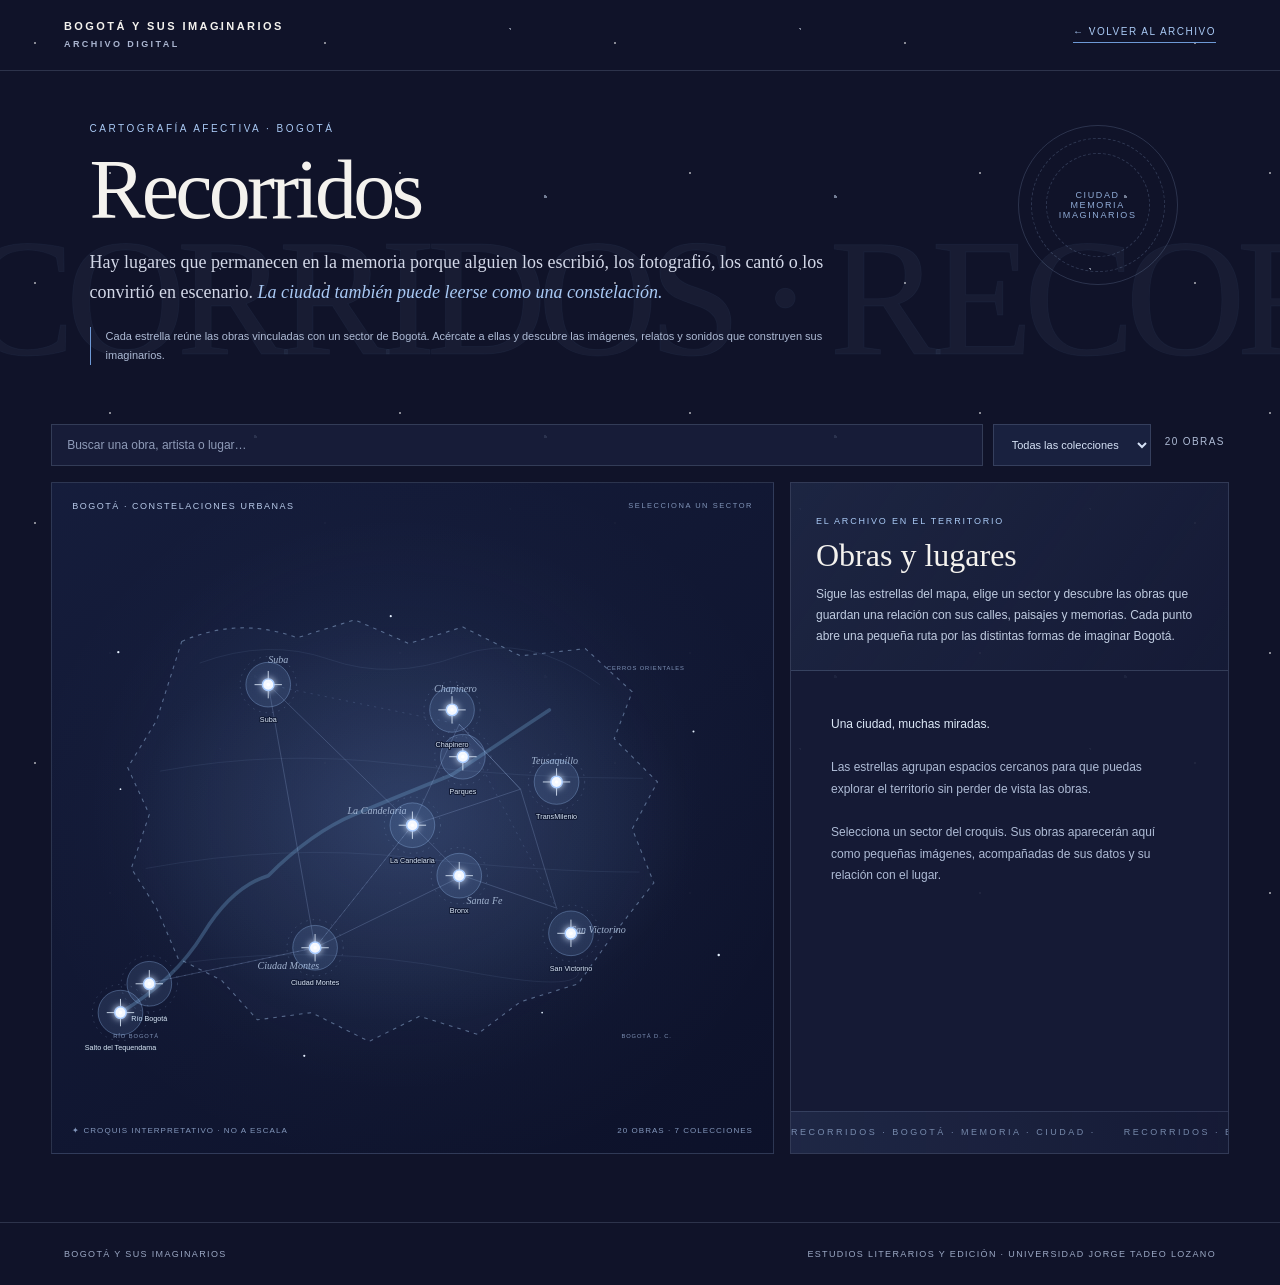
<file: recorridos.html>
<!DOCTYPE html>
<html lang="es">
<head>
<meta charset="UTF-8"><meta name="viewport" content="width=device-width, initial-scale=1">
<title>Recorridos | Bogotá y sus imaginarios</title>
<style>
:root{--bg:#101329;--bg2:#151c38;--panel:#19213e;--ink:#f4f2ee;--muted:#aebbd5;--blue:#a9c9f4;--blue2:#6e99d6;--line:rgba(190,211,243,.17);--glow:rgba(155,195,255,.55)}
*{box-sizing:border-box}html{scroll-behavior:smooth}body{margin:0;background:var(--bg);color:var(--ink);font-family:Georgia,"Times New Roman",serif;overflow-x:hidden}
body:before{content:"";position:fixed;inset:0;pointer-events:none;opacity:.5;background-image:radial-gradient(1px 1px at 12% 18%,#fff 99%,transparent),radial-gradient(1px 1px at 76% 12%,#e3efff 99%,transparent),radial-gradient(1px 1px at 38% 72%,#fff 99%,transparent),radial-gradient(1.5px 1.5px at 88% 82%,#d3e5ff 99%,transparent);background-size:290px 240px;z-index:0}
.top{position:relative;z-index:2;padding:19px 5vw;border-bottom:1px solid var(--line);display:flex;justify-content:space-between;align-items:center}.brand{font:600 11px/1.4 Arial;letter-spacing:.22em;text-decoration:none;color:var(--ink)}.brand span{display:block;color:#aab5d0;font-size:9px;margin-top:4px}.back{font:10px Arial;letter-spacing:.15em;color:var(--blue);text-decoration:none;border-bottom:1px solid var(--blue2);padding-bottom:5px}
.hero{position:relative;isolation:isolate;z-index:1;max-width:1400px;margin:auto;padding:52px 7vw 30px;overflow:hidden}.hero:after{content:"RECORRIDOS · RECORRIDOS · RECORRIDOS ·";position:absolute;z-index:-1;left:-18%;top:43%;white-space:nowrap;font:400 clamp(76px,13vw,190px)/1 Georgia,"Times New Roman",serif;letter-spacing:-.055em;color:rgba(169,201,244,.055);-webkit-text-stroke:1px rgba(169,201,244,.045);pointer-events:none;animation:heroTrail 42s linear infinite}@keyframes heroTrail{from{transform:translateX(0)}to{transform:translateX(-23%)}}.kicker{font:10px Arial;letter-spacing:.25em;color:var(--blue);text-transform:uppercase}h1{font-size:clamp(48px,7vw,84px);font-weight:400;line-height:.94;margin:17px 0 18px;letter-spacing:-.045em}.intro{max-width:760px;color:#d3d8e8;font-size:18px;line-height:1.65;margin:0}.intro em{color:var(--blue)}.note{margin-top:20px;padding-left:15px;border-left:1px solid var(--blue2);font:11px/1.7 Arial;color:var(--muted);max-width:760px}
.orbit-words{position:absolute;right:8%;top:54px;width:160px;height:160px;border:1px solid rgba(169,201,244,.18);border-radius:50%;display:grid;place-items:center;color:#91add8;font:9px Arial;letter-spacing:.18em;text-align:center}.orbit-words:before,.orbit-words:after{content:"";position:absolute;border:1px dashed rgba(169,201,244,.2);border-radius:50%}.orbit-words:before{inset:12px}.orbit-words:after{inset:27px}
.main{position:relative;z-index:1;max-width:1550px;margin:auto;padding:8px 4vw 68px}.toolbar{display:flex;gap:10px;flex-wrap:wrap;margin:10px 0 16px}.search{flex:1;min-width:220px;background:rgba(25,32,61,.8);border:1px solid var(--line);padding:13px 15px;color:var(--ink);font:12px Arial;outline:none}.search::placeholder{color:#8f9bb8}.search:focus{border-color:var(--blue)}select{background:#19213f;border:1px solid var(--line);padding:12px 14px;color:#d6e2f6;font:11px Arial}.count{font:10px Arial;letter-spacing:.14em;color:var(--muted);padding:12px 4px}
.layout{display:grid;grid-template-columns:minmax(0,1.4fr) minmax(350px,.85fr);gap:16px;align-items:stretch}
.map-card{position:relative;border:1px solid var(--line);background:radial-gradient(ellipse at 48% 48%,rgba(70,103,159,.16),transparent 58%),linear-gradient(145deg,rgba(22,30,61,.96),rgba(13,18,42,.97));min-height:670px;overflow:hidden}.map-card:after{content:"";position:absolute;inset:-20%;pointer-events:none;background:radial-gradient(ellipse at 50% 50%,rgba(125,167,226,.055),transparent 55%);animation:mapBreathe 8s ease-in-out infinite alternate}@keyframes mapBreathe{from{transform:scale(.92);opacity:.45}to{transform:scale(1.08);opacity:1}}
.map-head{position:absolute;z-index:2;top:18px;left:20px;right:20px;display:flex;justify-content:space-between;gap:10px;font:9px Arial;letter-spacing:.17em;color:#b7c9e8;pointer-events:none}.map-head small{color:#8094b9}
#map{width:100%;height:670px;display:block;position:relative;z-index:1}
.city-outline{fill:rgba(104,137,190,.035);stroke:rgba(159,190,231,.48);stroke-width:1.5;stroke-dasharray:5 7;stroke-linejoin:round}.city-line{fill:none;stroke:rgba(159,190,231,.13);stroke-width:1}.river{fill:none;stroke:rgba(113,166,207,.32);stroke-width:5;stroke-linecap:round}.district{font:italic 14px Georgia;fill:#b9cce8;opacity:.84}.micro{font:8px Arial;fill:#8094b9;letter-spacing:.16em}
.constellation{fill:none;stroke:rgba(158,187,232,.27);stroke-width:1.2}.constellation.dash{stroke-dasharray:3 7;opacity:.7}.theme-route{fill:none;stroke:#b8d7ff;stroke-width:3;stroke-linecap:round;stroke-linejoin:round;stroke-dasharray:7 10;filter:url(#starGlow);opacity:.9;animation:routeFlow 16s linear infinite}.route-node{fill:#f4f8ff;stroke:#9fc5ff;stroke-width:2;filter:url(#starGlow)}@keyframes routeFlow{to{stroke-dashoffset:-170}}
.zone{cursor:pointer}.zone .aura{fill:rgba(137,181,245,.13);stroke:rgba(158,196,249,.38);stroke-width:1.2;transition:all .3s}.zone .star{fill:#f4f8ff;stroke:#a9ccff;stroke-width:2;filter:url(#starGlow)}.zone .cross{stroke:#dcecff;stroke-width:1;opacity:.7}.zone text{font:10px Arial;fill:#dce8f7;text-anchor:middle;paint-order:stroke;stroke:#111a35;stroke-width:3px;stroke-linejoin:round}.zone:hover .aura,.zone.active .aura{fill:rgba(164,205,255,.32);stroke:#e0efff;stroke-width:2.2}.zone.active .star{fill:white;stroke:white}.zone .cross{stroke:#e5f1ff;stroke-width:1.25;opacity:.9}.zone.active .cross{stroke-width:1.8}
.twinkle{animation:twinkle 3.8s ease-in-out infinite;transform-box:fill-box;transform-origin:center}@keyframes twinkle{0%,100%{opacity:.35;transform:scale(.8)}50%{opacity:1;transform:scale(1.35)}}
.map-caption{position:absolute;bottom:18px;left:20px;right:20px;display:flex;justify-content:space-between;font:8px Arial;letter-spacing:.13em;color:#8498bd}
.panel{background:rgba(22,28,55,.91);border:1px solid var(--line);min-height:670px;display:flex;flex-direction:column;overflow:hidden}
.panel-head{padding:27px 25px 23px;border-bottom:1px solid var(--line);background:linear-gradient(125deg,rgba(42,57,91,.34),rgba(22,28,55,.12))}.panel-head small{font:9px Arial;letter-spacing:.2em;color:var(--blue)}.panel-head h2{font-size:32px;font-weight:400;margin:10px 0 0;line-height:1.08}.panel-head p{font:12px/1.75 Arial;color:#c0cce1;margin:12px 0 0;max-width:560px}
.zone-content{padding:18px 25px 22px;overflow:auto;flex:1}.welcome{padding:25px 15px;color:var(--muted);font:12px/1.8 Arial}.welcome strong{color:#dce8f7;font-weight:400}.sector-intro{display:none}
.work-card{display:grid;grid-template-columns:124px 1fr;gap:18px;align-items:center;padding:18px 8px;border-bottom:1px solid rgba(190,211,243,.16);cursor:pointer;transition:background .35s,transform .35s,border-color .35s;animation:workReveal .65s both}.work-card:hover,.work-card.active{background:linear-gradient(100deg,rgba(144,174,222,.13),rgba(144,174,222,.025));transform:translateX(4px);border-color:rgba(176,207,247,.35)}@keyframes workReveal{from{opacity:0;transform:translateY(9px)}to{opacity:1;transform:translateY(0)}}.work-card:hover,.work-card.active{background:rgba(144,174,222,.09);padding-left:9px}
.thumb{width:124px;height:124px;border-radius:13px;border:1px solid rgba(176,207,247,.5);box-shadow:0 0 0 4px rgba(145,183,238,.07),0 8px 24px rgba(0,0,0,.2);overflow:hidden;background:radial-gradient(circle at 30% 25%,#829fc8,#34466c 55%,#192442);display:grid;place-items:center;color:#eaf3ff;font-size:20px;position:relative;transition:transform .45s,box-shadow .45s}.work-card:hover .thumb{transform:scale(1.045);box-shadow:0 0 0 5px rgba(145,183,238,.13),0 10px 30px rgba(0,0,0,.28)}
.thumb img{width:100%;height:100%;object-fit:cover;display:block;transition:transform .7s ease,filter .5s}.work-card:hover .thumb img{transform:scale(1.1);filter:saturate(1.12) brightness(1.06)}.thumb .fallback{position:absolute;inset:0;display:grid;place-items:center;font-size:18px;color:#eaf3ff;background:linear-gradient(145deg,#809bc4,#35486f 65%,#192442)}
.work-title{font-size:21px;line-height:1.2;margin-bottom:8px}.work-meta{font:11px/1.55 Arial;color:#b8c7e1}.work-relation{font:11px/1.55 Arial;color:#d3e2fa;margin-top:5px}
.route-marquee{height:42px;overflow:hidden;border-top:1px solid rgba(190,211,243,.14);background:linear-gradient(90deg,rgba(113,151,208,.10),rgba(21,28,56,.02));display:flex;align-items:center;flex:none}.route-marquee-track{display:flex;white-space:nowrap;min-width:max-content;animation:marqueeTravel 28s linear infinite}.route-marquee-track span{font:9px Arial;letter-spacing:.28em;color:rgba(176,202,239,.62);padding-right:28px}.panel:hover .route-marquee-track{animation-duration:18s}@keyframes marqueeTravel{from{transform:translateX(0)}to{transform:translateX(-50%)}}
footer{position:relative;z-index:1;border-top:1px solid var(--line);padding:26px 5vw;color:#9ba8c4;font:9px Arial;letter-spacing:.15em;display:flex;justify-content:space-between;gap:15px;flex-wrap:wrap}
@media(max-width:950px){.hero:after{top:48%;font-size:clamp(64px,15vw,130px)}.layout{grid-template-columns:1fr}.panel{min-height:500px}.map-card,#map{height:570px;min-height:570px}.orbit-words{display:none}}
@media(max-width:600px){.work-card{grid-template-columns:88px 1fr;gap:13px}.thumb{width:88px;height:88px;border-radius:12px}.hero{padding:40px 6vw 24px}.main{padding:5px 3vw 45px}.top{padding:16px 5vw}.intro{font-size:15px}.map-card,#map{height:450px;min-height:450px}.map-head{left:12px;right:12px;font-size:8px}.map-caption{font-size:7px}}
</style>
</head>
<body>
<header class="top"><a class="brand" href="index.html">BOGOTÁ Y SUS IMAGINARIOS<span>ARCHIVO DIGITAL</span></a><a class="back" href="index.html">← VOLVER AL ARCHIVO</a></header>
<section class="hero">
<div class="kicker">Cartografía afectiva · Bogotá</div><h1>Recorridos</h1>
<p class="intro">Hay lugares que permanecen en la memoria porque alguien los escribió, los fotografió, los cantó o los convirtió en escenario. <em>La ciudad también puede leerse como una constelación.</em></p>
<p class="note">Cada estrella reúne las obras vinculadas con un sector de Bogotá. Acércate a ellas y descubre las imágenes, relatos y sonidos que construyen sus imaginarios.</p>
<div class="orbit-words">CIUDAD<br>MEMORIA<br>IMAGINARIOS</div>
</section>
<main class="main">
<div class="toolbar"><input id="search" class="search" type="search" placeholder="Buscar una obra, artista o lugar…"><select id="theme"><option value="">Todas las colecciones</option><option>Amor</option><option>Memoria</option><option>Resistencia</option><option>Violencia</option><option>Vida nocturna</option><option>Vida cotidiana</option><option>Pasado</option></select><span class="count" id="count">20 OBRAS</span></div>
<div class="layout">
<section class="map-card"><div class="map-head"><span>BOGOTÁ · CONSTELACIONES URBANAS</span><small>SELECCIONA UN SECTOR</small></div>
<svg id="map" viewBox="0 0 1000 680" role="img" aria-label="Croquis celeste interpretativo de Bogotá">
<defs><filter id="starGlow" x="-200%" y="-200%" width="400%" height="400%"><feGaussianBlur stdDeviation="5" result="blur"/><feMerge><feMergeNode in="blur"/><feMergeNode in="SourceGraphic"/></feMerge></filter><radialGradient id="haze"><stop stop-color="#6e91c9" stop-opacity=".18"/><stop offset="1" stop-color="#6e91c9" stop-opacity="0"/></radialGradient></defs>
<ellipse cx="500" cy="350" rx="390" ry="275" fill="url(#haze)"/>
<path class="city-outline" d="M180 95 Q260 60 340 90 L420 65 495 98 570 75 650 115 740 105 805 165 780 230 840 290 805 355 835 430 780 500 730 570 650 595 590 640 510 615 440 650 360 610 285 620 235 565 175 535 145 465 110 410 135 335 105 270 145 205Z"/>
<path class="city-line" d="M205 125 Q300 90 385 120 T565 115 T760 155 M150 275 Q310 245 480 265 T820 285 M130 410 Q320 375 500 395 T815 415 M190 540 Q380 515 560 550 T730 550"/>
<path class="river" d="M95 610 Q170 565 210 500 T300 420 Q360 360 420 335 T555 280 Q630 230 690 190"/>
<path class="constellation" d="M300 155 L500 350 L565 210 L650 300 L700 465 M500 350 L570 420 L700 465 M300 155 L365 520 L570 420 M565 210 L650 300 L500 350 M130 570 L365 520 L500 350" />
<path class="constellation dash" d="M300 155 L565 210 L700 465 M500 350 L365 520 L130 570"/>
<text class="district" x="300" y="125">Suba</text><text class="district" x="530" y="165">Chapinero</text><text class="district" x="665" y="265">Teusaquillo</text><text class="district" x="410" y="335">La Candelaria</text><text class="district" x="575" y="460">Santa Fe</text><text class="district" x="720" y="500">San Victorino</text><text class="district" x="285" y="550">Ciudad Montes</text><text class="micro" x="770" y="135">CERROS ORIENTALES</text><text class="micro" x="85" y="645">RÍO BOGOTÁ</text><text class="micro" x="790" y="645">BOGOTÁ D. C.</text>
<g id="routeLayer"></g><g id="zoneLayer"></g>
<g fill="#e6f1ff"><circle class="twinkle" cx="92" cy="110" r="1.6"/><circle class="twinkle" cx="890" cy="220" r="1.4" style="animation-delay:1s"/><circle class="twinkle" cx="925" cy="530" r="1.7" style="animation-delay:2s"/><circle class="twinkle" cx="95" cy="300" r="1.2" style="animation-delay:.6s"/><circle class="twinkle" cx="470" cy="60" r="1.5" style="animation-delay:1.6s"/><circle class="twinkle" cx="680" cy="610" r="1.2" style="animation-delay:2.4s"/><circle class="twinkle" cx="350" cy="670" r="1.5" style="animation-delay:.8s"/></g>
</svg><div class="map-caption"><span>✦ CROQUIS INTERPRETATIVO · NO A ESCALA</span><span>20 OBRAS · 7 COLECCIONES</span></div></section>
<aside class="panel"><div class="panel-head"><small>EL ARCHIVO EN EL TERRITORIO</small><h2 id="panelTitle">Obras y lugares</h2><p id="panelSub">Sigue las estrellas del mapa, elige un sector y descubre las obras que guardan una relación con sus calles, paisajes y memorias. Cada punto abre una pequeña ruta por las distintas formas de imaginar Bogotá.</p></div><div class="zone-content" id="content"><div class="welcome"><strong>Una ciudad, muchas miradas.</strong><br><br>Las estrellas agrupan espacios cercanos para que puedas explorar el territorio sin perder de vista las obras.<br><br>Selecciona un sector del croquis. Sus obras aparecerán aquí como pequeñas imágenes, acompañadas de sus datos y su relación con el lugar.</div></div><div class="route-marquee" aria-hidden="true"><div class="route-marquee-track" id="routeMarquee"><span>RECORRIDOS · BOGOTÁ · MEMORIA · CIUDAD · </span><span>RECORRIDOS · BOGOTÁ · MEMORIA · CIUDAD · </span></div></div></aside>
</div></main>
<footer><span>BOGOTÁ Y SUS IMAGINARIOS</span><span>ESTUDIOS LITERARIOS Y EDICIÓN · UNIVERSIDAD JORGE TADEO LOZANO</span></footer>
<script>
/* Para conectar las imágenes originales, completa image con la ruta exacta de cada archivo del repositorio. */

const works=[
 {title:"Un beso de Dick",artist:"Fernando Molano",year:"1992",type:"Novela",place:"Parque Nacional",theme:"Amor",relation:"Espacio narrativo / representado",zone:"parques",image:"imagenes/un-beso-de-dick.jpg"},
 {title:"La siempreviva",artist:"Miguel Torres",year:"1994",type:"Teatro",place:"La Candelaria",theme:"Memoria",relation:"Espacio relacionado con la obra",zone:"centro",image:"imagenes/la-siempreviva.jpg"},
 {title:"La Concordia",artist:"Guache",year:"2018",type:"Mural",place:"La Concordia",theme:"Resistencia",relation:"Obra situada o representativa del lugar",zone:"centro",image:"imagenes/la-concordia.jpg"},
 {title:"Rock N' Love",artist:"LosPetitFellas",year:"2014",type:"Canción",place:"TransMilenio",theme:"Amor",relation:"Recorrido narrativo / audiovisual",zone:"transmi",image:"imagenes/rock-n-love.jpg"},
 {title:"Quema de tranvías",artist:"Sady González",year:"1948",type:"Fotografía",place:"Plaza de Bolívar",theme:"Violencia",relation:"Lugar del acontecimiento histórico representado",zone:"centro",image:"imagenes/quema-de-tranvias.jpg"},
 {title:"En un lugar llamado El Cartucho",artist:"Ingrid Morris Rincón",year:"2011",type:"Crónica",place:"Antiguo sector de El Cartucho",theme:"Violencia",relation:"Espacio central de la crónica",zone:"centro",image:"imagenes/el-cartucho.jpg"},
 {title:"Parque de la Independencia",artist:"Luis Fernando Roldán Jaramillo",year:"1994",type:"Pintura",place:"Parque de la Independencia",theme:"Memoria",relation:"Lugar representado",zone:"parques",image:"imagenes/parque-independencia.jpg"},
 {title:"El crimen del siglo",artist:"Miguel Torres",year:"2018",type:"Teatro",place:"Salto del Tequendama",theme:"Violencia",relation:"Lugar donde ocurre un suceso narrativo",zone:"tequendama",image:"imagenes/crimen-del-siglo.jpg"},
 {title:"Bogotá",artist:"Andrés Cepeda",year:"2024",type:"Canción",place:"Teatro Colón",theme:"Memoria",relation:"Espacio relacionado con la canción",zone:"centro",image:"imagenes/bogota-andres-cepeda.jpg"},
 {title:"Avenida de la República, Bogotá",artist:"Gumersindo Cuéllar Jiménez",year:"1930",type:"Fotografía",place:"Carrera Séptima",theme:"Memoria",relation:"Lugar representado en la fotografía",zone:"centro",image:"imagenes/carrera-septima-1930.jpg"},
 {title:"Opio en las nubes",artist:"Rafael Chaparro Madiedo",year:"1992",type:"Novela",place:"Chapinero Central",theme:"Vida nocturna",relation:"Espacio narrativo / imaginario urbano",zone:"chapinero",image:"imagenes/opus-en-las-nubes.jpg"},
 {title:"Fuerza y Raíz",artist:"Colectivo Nocrew",year:"2021",type:"Mural",place:"Portal de Suba",theme:"Resistencia",relation:"Lugar donde se encuentra la obra",zone:"suba",image:"imagenes/fuerza-y-raiz.jpg"},
 {title:"Domingo, avenida Caracas",artist:"Sergio Trujillo Magnenat",year:"1943",type:"Pintura",place:"Avenida Caracas",theme:"Vida cotidiana",relation:"Lugar representado en la pintura",zone:"chapinero",image:"imagenes/domingo-avenida-caracas.jpg"},
 {title:"Bolero Falaz",artist:"Aterciopelados",year:"1995",type:"Canción",place:"San Victorino",theme:"Amor",relation:"Espacio relacionado con la canción",zone:"sanvictorino",image:"imagenes/bolero-falaz.jpeg"},
 {title:"Fluir",artist:"Chell",year:"2024",type:"Canción",place:"Bronx Distrito Creativo",theme:"Pasado",relation:"Lugar de realización audiovisual",zone:"bronx",image:"imagenes/fluir-chell.jpg"},
 {title:"Paisaje del Río Bogotá",artist:"Gumersindo Cuéllar Jiménez",year:"1930",type:"Fotografía",place:"Río Bogotá",theme:"Pasado",relation:"Paisaje representado",zone:"rio",image:"imagenes/paisaje-rio-bogota.jpg"},
 {title:"Que pase lo peor",artist:"Antonio García Ángel",year:"2025",type:"Novela",place:"Ciudad Montes",theme:"Vida cotidiana",relation:"Espacio relacionado con la novela",zone:"ciudadmontes",image:"imagenes/que-pase-lo-peor.jpg"},
 {title:"El beso de los invisibles",artist:"Vértigo Graffiti",year:"2013",type:"Mural",place:"Antiguo Bronx",theme:"Amor",relation:"Lugar donde se encuentra la obra",zone:"bronx",image:"imagenes/el-beso-de-los-invisibles.jpg"},
 {title:"Humor de Ascensoristas",artist:"Salto al Vacío",year:"2024",type:"Teatro",place:"Congreso de la República",theme:"Vida cotidiana",relation:"Espacio relacionado con la obra",zone:"centro",image:"imagenes/humor-de-ascensoristas.jpg"}
];

const zones=[
{id:"centro",name:"Centro histórico · La Candelaria",short:"La Candelaria",x:500,y:350,desc:"Plazas, calles y edificios donde se cruzan la memoria histórica, la vida cultural y distintas representaciones de Bogotá."},
{id:"sanvictorino",name:"San Victorino",short:"San Victorino",x:720,y:500,desc:"Un sector comercial del centro que también aparece como escenario de las representaciones musicales de la ciudad."},
{id:"bronx",name:"Bronx Distrito Creativo",short:"Bronx",x:565,y:420,desc:"Un territorio vinculado con la memoria urbana y con procesos de transformación y creación cultural."},
{id:"parques",name:"Parques del centro",short:"Parques",x:570,y:255,desc:"Espacios verdes y públicos que aparecen en obras visuales y narrativas de la ciudad."},
{id:"chapinero",name:"Chapinero",short:"Chapinero",x:555,y:190,desc:"Un sector asociado con escenas urbanas, recorridos y representaciones de la vida cotidiana y nocturna."},
{id:"suba",name:"Suba",short:"Suba",x:300,y:155,desc:"Un territorio del noroccidente de Bogotá donde el espacio público también se convierte en soporte de creación y resistencia."},
{id:"ciudadmontes",name:"Ciudad Montes",short:"Ciudad Montes",x:365,y:520,desc:"Un sector residencial relacionado con las experiencias cotidianas de la ciudad."},
{id:"rio",name:"Río Bogotá",short:"Río Bogotá",x:135,y:570,desc:"Un paisaje que atraviesa el territorio y que ha sido observado y representado desde distintas miradas."},
{id:"tequendama",name:"Salto del Tequendama",short:"Salto del Tequendama",x:95,y:610,desc:"Un paisaje vinculado con un acontecimiento narrativo de una de las obras del archivo."},
{id:"transmi",name:"TransMilenio · recorrido",short:"TransMilenio",x:700,y:290,desc:"La canción sitúa a sus protagonistas en un trayecto de TransMilenio. El mapa lo representa como un recorrido narrativo dentro de la ciudad, sin atribuirle estaciones que la obra no especifica."}
];
const ns="http://www.w3.org/2000/svg",layer=document.getElementById("zoneLayer"),routeLayer=document.getElementById("routeLayer"),content=document.getElementById("content");let activeZone=null,activeTheme="";
zones.forEach((z,i)=>{const g=document.createElementNS(ns,"g");g.setAttribute("class","zone");g.setAttribute("transform",`translate(${z.x} ${z.y})`);g.innerHTML=`<circle class="aura" r="31"/><circle class="aura twinkle" r="39" style="fill:none;stroke:rgba(169,201,244,.22);stroke-dasharray:2 7"/><path class="cross" d="M-19 0H19M0 -19V19"/><circle class="star" r="8"/><circle r="2.5" fill="#fff"/><text y="52">${z.short}</text>`;g.addEventListener("click",()=>showZone(z.id));layer.appendChild(g);z.node=g});
function zoneInvitation(z){
 const invitations={
 centro:"Te invitamos a recorrer este sector desde sus plazas, calles y edificios: aquí la ciudad reúne relatos históricos, escenas culturales y distintas formas de recordar Bogotá.",
 bronx:"Adéntrate en este territorio de memorias y transformaciones. Explora las obras que lo convierten en escenario de creación, encuentro y nuevas maneras de narrar la ciudad.",
 parques:"Haz una pausa en los parques del centro y recorre las miradas que los han convertido en espacios de encuentro, memoria y representación de la vida urbana.",
 chapinero:"Sigue las huellas de la ciudad cotidiana y nocturna. Este recorrido reúne imaginarios literarios y visuales que encuentran en Chapinero un escenario para sus historias.",
 suba:"Acércate al noroccidente de Bogotá y descubre cómo el espacio público se transforma en soporte de creación, identidad y resistencia.",
 ciudadmontes:"Recorre las experiencias de un sector residencial y descubre cómo los espacios cotidianos también guardan historias e imaginarios de ciudad.",
 rio:"Sigue el paisaje del río y contempla las formas en que este territorio ha sido observado, recordado y representado.",
 tequendama:"Asómate a este paisaje desde la relación que establece con una historia del archivo; un lugar que amplía la mirada más allá del trazado urbano.",
 transmi:"Súbete a este recorrido narrativo: la canción nos invita a acompañar a sus protagonistas en un trayecto de TransMilenio y a mirar la ciudad desde el movimiento.",
 sanvictorino:"Camina por el pulso comercial del centro y descubre cómo este sector también forma parte de las representaciones musicales y afectivas de Bogotá."
 };
 return invitations[z.id]||"Explora las obras vinculadas con este lugar y descubre las distintas maneras en que el archivo imagina Bogotá.";
}
function showZone(id){activeZone=id;const z=zones.find(x=>x.id===id);zones.forEach(x=>x.node.classList.toggle("active",x.id===id));document.getElementById("panelTitle").textContent=z.name;document.getElementById("panelSub").textContent=zoneInvitation(z);const marquee=document.getElementById("routeMarquee");if(marquee)marquee.innerHTML=`<span>${z.name.toUpperCase()} · RECORRIDO · BOGOTÁ · </span><span>${z.name.toUpperCase()} · RECORRIDO · BOGOTÁ · </span>`;const rows=works.filter(w=>w.zone===id&&(!activeTheme||w.theme===activeTheme)&&matches(w));content.innerHTML=`${rows.length?rows.map((w)=>`<article class="work-card" tabindex="0"><div class="thumb">${w.image?`<img src="${w.image}" alt="${w.title}" onerror="this.style.display='none';this.nextElementSibling.style.display='grid'"><span class="fallback" style="display:none">${initial(w.title)}</span>`:`<span class="fallback">${initial(w.title)}</span>`}</div><div><div class="work-title">${w.title}</div><div class="work-meta">${w.artist} · ${w.year} · ${w.type}</div><div class="work-relation">${w.relation}</div></div></article>`).join(""):'<p class="welcome">No hay obras que coincidan con esta búsqueda en el sector.</p>'}`;}
function initial(s){return s.split(" ").slice(0,2).map(x=>x[0]).join("").toUpperCase()}
function matches(w){const q=document.getElementById("search").value.toLowerCase().trim();return !q||[w.title,w.artist,w.place,w.type,w.relation].join(" ").toLowerCase().includes(q)}
function drawThemeRoute(){
 routeLayer.innerHTML="";
 if(!activeTheme)return;
 const visibleZones=zones.filter(z=>works.some(w=>w.zone===z.id&&w.theme===activeTheme&&matches(w)));
 if(visibleZones.length<2)return;
 const points=visibleZones.map(z=>`${z.x},${z.y}`).join(" ");
 const poly=document.createElementNS(ns,"polyline");
 poly.setAttribute("class","theme-route");poly.setAttribute("points",points);routeLayer.appendChild(poly);
 visibleZones.forEach(z=>{const c=document.createElementNS(ns,"circle");c.setAttribute("class","route-node");c.setAttribute("cx",z.x);c.setAttribute("cy",z.y);c.setAttribute("r","3.5");routeLayer.appendChild(c)});
}
function render(){activeTheme=document.getElementById("theme").value;let n=0;zones.forEach(z=>{const count=works.filter(w=>w.zone===z.id&&(!activeTheme||w.theme===activeTheme)&&matches(w)).length;z.node.style.display=count?"":"none";n+=count});document.getElementById("count").textContent=`${n} OBRAS`;drawThemeRoute();if(activeZone)showZone(activeZone)}
document.getElementById("search").addEventListener("input",render);document.getElementById("theme").addEventListener("change",render);
</script></body></html>
</file>
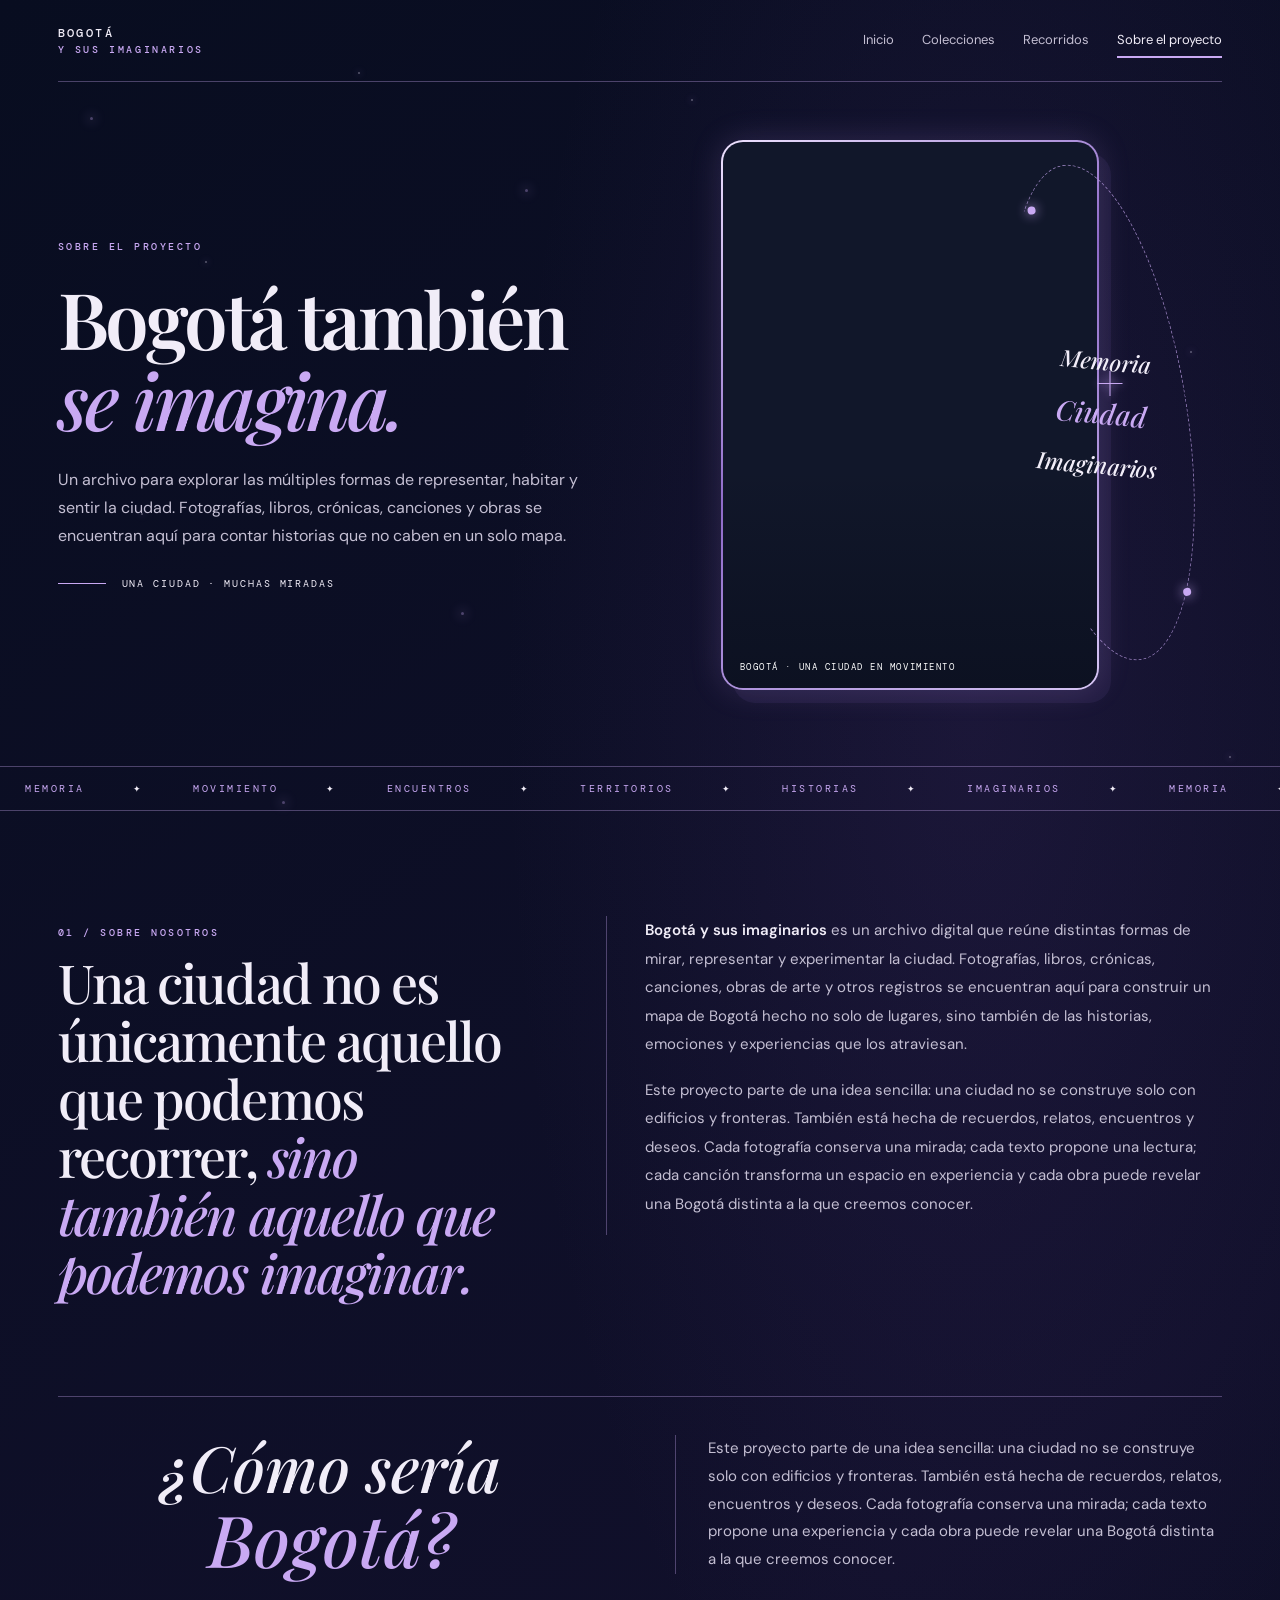
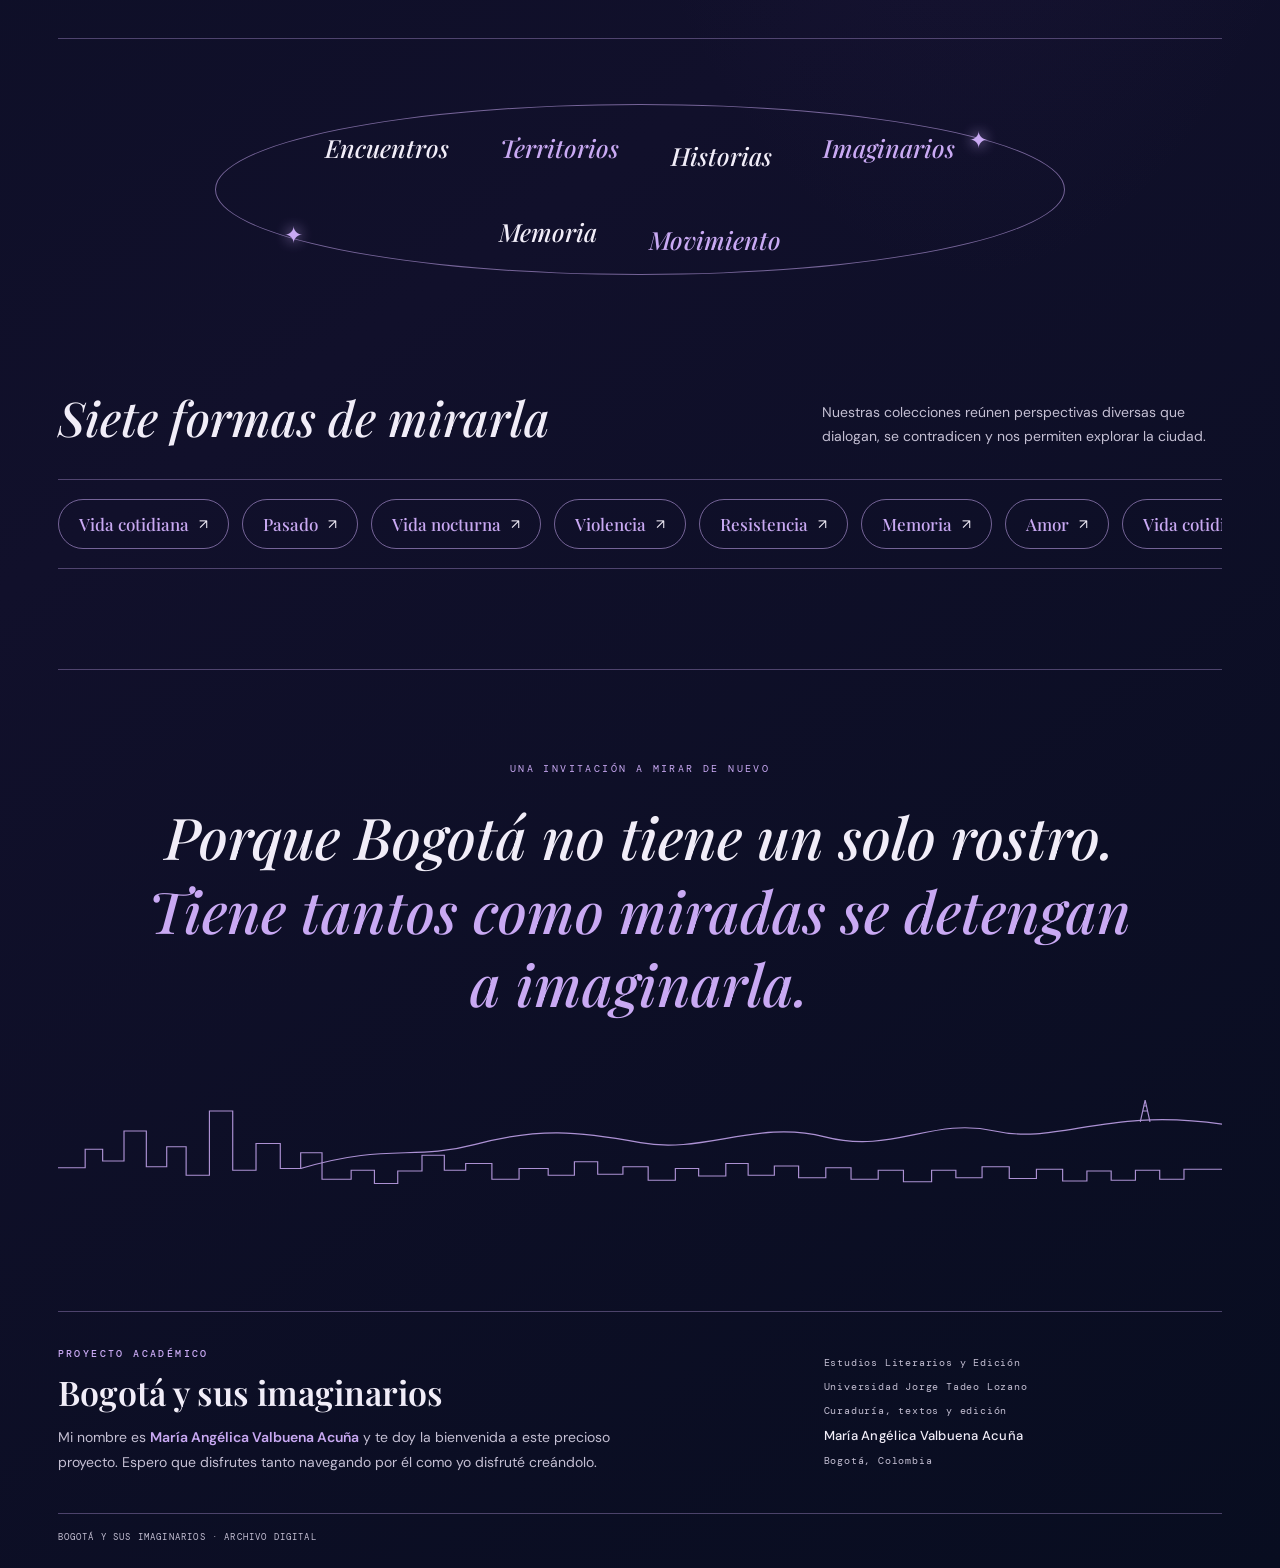
<file: sobre-el-proyecto.html>
<!DOCTYPE html>
<html lang="es">
<head>
<meta charset="UTF-8">
<meta name="viewport" content="width=device-width, initial-scale=1.0">
<meta name="description" content="Bogotá y sus imaginarios: un archivo digital de fotografías, textos, canciones, obras y otras formas de experimentar la ciudad.">
<title>Sobre el proyecto | Bogotá y sus imaginarios</title>
<link rel="preconnect" href="https://fonts.googleapis.com">
<link rel="preconnect" href="https://fonts.gstatic.com" crossorigin>
<link href="https://fonts.googleapis.com/css2?family=DM+Mono:wght@400;500&family=DM+Sans:wght@400;500;600&family=Playfair+Display:ital,wght@0,500;0,600;0,700;1,500;1,600&display=swap" rel="stylesheet">
<style>
:root{
  --bg:#080d20;--bg2:#11112c;--paper:#f1edf8;--muted:#c4bfd3;
  --lav:#c9a9f3;--lav2:#a985dc;--line:rgba(201,169,243,.34);
  --serif:'Playfair Display',Georgia,serif;--sans:'DM Sans',Arial,sans-serif;--mono:'DM Mono',monospace;
}
*{box-sizing:border-box}
html{scroll-behavior:smooth;background:var(--bg)}
body{margin:0;background:radial-gradient(ellipse at 76% 22%,rgba(88,58,135,.18),transparent 34%),linear-gradient(145deg,#080d20 0%,#11102b 54%,#080d20 100%);color:var(--paper);font-family:var(--sans);overflow-x:hidden}
a{color:inherit}
.starfield{position:fixed;inset:0;pointer-events:none;z-index:0;overflow:hidden}
.star{position:absolute;width:2px;height:2px;border-radius:50%;background:#eee5ff;opacity:.35;box-shadow:0 0 7px 2px rgba(201,169,243,.28);animation:twinkle var(--duration,3.8s) ease-in-out infinite;animation-delay:var(--delay,0s)}
.star.big{width:3px;height:3px;background:var(--lav);box-shadow:0 0 12px 3px rgba(201,169,243,.48)}
@keyframes twinkle{0%,100%{opacity:.16;transform:scale(.7)}50%{opacity:.9;transform:scale(1.55)}}
.site{position:relative;z-index:1}
.shell{width:min(1320px,91%);margin:auto}
.topbar{display:flex;justify-content:space-between;align-items:center;padding:23px 0;border-bottom:1px solid var(--line)}
.brand{font:500 12px var(--mono);letter-spacing:.2em;text-decoration:none;line-height:1.5}
.brand span{display:block;color:var(--lav);font-size:10px;letter-spacing:.26em}
.nav{display:flex;gap:28px;align-items:center}
.nav a{font-size:13px;text-decoration:none;color:var(--muted);padding:8px 0;border-bottom:2px solid transparent}
.nav a:hover,.nav a.active{color:var(--paper);border-color:var(--lav)}
.hero{min-height:620px;padding:58px 0 76px;display:grid;grid-template-columns:1fr 1fr;gap:5%;align-items:center}
.eyebrow,.index{font:500 10px var(--mono);letter-spacing:.25em;text-transform:uppercase;color:var(--lav)}
.eyebrow{margin:0 0 25px}
.hero h1{font:600 clamp(47px,6.1vw,82px)/1.03 var(--serif);letter-spacing:-.045em;margin:0;max-width:650px}
.hero h1 .second{display:block;color:var(--lav);font-style:italic;font-weight:500;animation:huebreath 8s ease-in-out infinite alternate}
@keyframes huebreath{from{color:#d6c4f6}to{color:#a985dc}}
.lead{font-size:16px;line-height:1.75;color:var(--muted);max-width:520px;margin:27px 0}
.note{display:flex;align-items:center;gap:16px;font:10px var(--mono);letter-spacing:.19em;text-transform:uppercase}
.note:before{content:"";height:1px;width:48px;background:var(--lav)}
.visual{position:relative;width:min(100%,450px);justify-self:center;padding:0 72px 0 0}
.video-shell{position:relative;width:100%;aspect-ratio:9/16;max-height:550px;border-radius:22px;padding:2px;background:linear-gradient(145deg,#eee2ff,#8f6bc9 45%,#d6c5f4);box-shadow:0 0 32px rgba(169,133,220,.2),12px 13px 0 rgba(169,133,220,.08)}
.video-inner{height:100%;overflow:hidden;border-radius:20px;background:#11172a;position:relative}
.video-inner video{width:100%;height:100%;object-fit:cover;display:block}
.video-inner:after{content:"";position:absolute;inset:0;background:linear-gradient(180deg,transparent 60%,rgba(5,8,20,.4))}
.video-tag{position:absolute;z-index:2;bottom:15px;left:17px;font:9px var(--mono);letter-spacing:.17em;color:#fff;text-transform:uppercase}
.orbit-wrap{position:absolute;right:-16px;top:4%;width:170px;height:91%;display:flex;align-items:center;justify-content:center}
.orbit-line{position:absolute;inset:0;border:1px dashed rgba(201,169,243,.65);border-left-color:transparent;border-radius:50%;transform:rotate(-9deg)}
.orbit-line:before,.orbit-line:after{content:"";position:absolute;width:8px;height:8px;border-radius:50%;background:var(--lav);box-shadow:0 0 12px var(--lav)}
.orbit-line:before{top:7%;left:25%}.orbit-line:after{bottom:11%;right:14%}
.orbit-words{position:relative;z-index:2;display:flex;flex-direction:column;gap:18px;align-items:center;transform:rotate(5deg);font:italic 500 23px var(--serif);color:var(--paper)}
.orbit-words span:nth-child(2){color:var(--lav);font-size:28px}
.spark{position:absolute;width:25px;height:25px;right:48px;top:42%;z-index:3;animation:sparkPulse 3s ease-in-out infinite}
.spark:before,.spark:after{content:"";position:absolute;background:var(--lav);left:50%;top:0;transform:translateX(-50%);width:1px;height:100%;box-shadow:0 0 8px var(--lav)}
.spark:after{transform:translateX(-50%) rotate(90deg)}
@keyframes sparkPulse{0%,100%{transform:scale(.65) rotate(0);opacity:.55}50%{transform:scale(1.25) rotate(45deg);opacity:1}}
.ticker{border-top:1px solid var(--line);border-bottom:1px solid var(--line);overflow:hidden;padding:15px 0}
.ticker-track{display:flex;width:max-content;animation:marquee 34s linear infinite}
.ticker-track span{white-space:nowrap;padding:0 25px;font:10px var(--mono);letter-spacing:.25em;text-transform:uppercase;color:var(--lav)}
.ticker-track span:after{content:"✦";padding-left:48px;color:var(--paper);font-size:9px}
@keyframes marquee{to{transform:translateX(-50%)}}
.intro{padding:105px 0 95px;display:grid;grid-template-columns:.85fr 1.15fr;gap:8%;align-items:start}
.intro-title{font:500 clamp(35px,4.2vw,56px)/1.08 var(--serif);letter-spacing:-.035em;margin:14px 0 0;max-width:480px}
.intro-title em{color:var(--lav);font-weight:500}
.copy{border-left:1px solid var(--line);padding-left:38px}
.copy p{font-size:15px;line-height:1.9;color:var(--muted);margin:0 0 17px}
.copy strong{color:var(--paper);font-weight:600}
.question{padding:36px 0 62px;display:grid;grid-template-columns:1fr 1fr;gap:6%;align-items:center;border-top:1px solid var(--line);border-bottom:1px solid var(--line)}
.question-title{font:italic 500 clamp(37px,5vw,66px)/1.05 var(--serif);text-align:center;margin:0;color:var(--paper)}
.question-title span{display:block;color:var(--lav);font-size:1.12em}
.question-copy{font-size:15px;line-height:1.85;color:var(--muted);border-left:1px solid var(--line);padding-left:32px}
.constellation{padding:65px 0 85px;text-align:center;overflow:hidden}
.constellation-ring{width:min(850px,95%);min-height:140px;margin:auto;border:1px solid rgba(201,169,243,.55);border-radius:50%;display:flex;justify-content:center;align-items:center;gap:clamp(15px,4vw,55px);flex-wrap:wrap;padding:26px 45px;position:relative}
.constellation-ring:before,.constellation-ring:after{content:"✦";position:absolute;color:var(--lav);font-size:23px;text-shadow:0 0 14px var(--lav);animation:sparkPulse 3.5s infinite}
.constellation-ring:before{left:8%;bottom:14%}.constellation-ring:after{right:9%;top:12%;animation-delay:1.2s}
.constellation-word{font:italic 500 clamp(16px,2vw,25px) var(--serif);color:var(--paper);white-space:nowrap;animation:float 5s ease-in-out infinite}
.constellation-word:nth-child(2n){color:var(--lav);animation-delay:-2s}
.constellation-word:nth-child(3n){transform:translateY(8px);animation-delay:-3s}
@keyframes float{0%,100%{translate:0 0}50%{translate:0 -7px}}
.collections{padding:25px 0 100px}
.collections-head{display:flex;align-items:end;justify-content:space-between;gap:25px;margin-bottom:30px}
.collections h2{font:italic 500 clamp(30px,4vw,48px) var(--serif);margin:0}
.collections-head p{max-width:400px;color:var(--muted);font-size:14px;line-height:1.7;margin:0}
.collection-marquee{overflow:hidden;border-top:1px solid var(--line);border-bottom:1px solid var(--line);padding:19px 0}
.collection-track{display:flex;gap:13px;width:max-content;animation:collectionFlow 36s linear infinite}
.collection-track:hover{animation-play-state:paused}
@keyframes collectionFlow{to{transform:translateX(-50%)}}
.collection-link{display:inline-flex;align-items:center;gap:10px;text-decoration:none;white-space:nowrap;border:1px solid rgba(201,169,243,.55);border-radius:100px;padding:13px 20px;color:var(--lav);font:500 17px var(--serif);transition:background .3s,transform .3s}
.collection-link:hover{background:rgba(201,169,243,.12);transform:translateY(-4px)}
.collection-link .arrow{font:14px var(--sans);color:var(--paper)}
.closing{padding:82px 0 115px;text-align:center;border-top:1px solid var(--line)}
.closing .small{font:10px var(--mono);letter-spacing:.24em;text-transform:uppercase;color:var(--lav)}
.closing blockquote{font:italic 500 clamp(31px,4.5vw,58px)/1.28 var(--serif);max-width:1000px;margin:25px auto 0;color:var(--paper)}
.closing blockquote em{color:var(--lav)}
.skyline{height:125px;margin-top:50px;opacity:.85}
.skyline svg{width:100%;height:100%;display:block}
.footer{border-top:1px solid var(--line);padding:35px 0 25px;display:grid;grid-template-columns:1.35fr .8fr;gap:25px 8%;color:var(--muted);font:10px var(--mono);letter-spacing:.1em}
.footer-project{max-width:650px}
.footer-kicker{display:block;color:var(--lav);font:500 10px var(--mono);letter-spacing:.24em;text-transform:uppercase;margin-bottom:13px}
.footer-brand{display:block;color:var(--paper);font:600 clamp(23px,3vw,34px)/1.15 var(--serif);letter-spacing:0;margin-bottom:13px}
.footer-welcome{margin:0;color:var(--muted);font:400 14px/1.8 var(--sans);letter-spacing:0;max-width:610px}
.footer-welcome strong{color:var(--lav);font-weight:600}
.footer-credits{display:flex;flex-direction:column;gap:9px;align-self:center;font:10px/1.5 var(--mono);letter-spacing:.08em}
.footer-name{color:var(--paper);font:500 13px var(--sans);letter-spacing:.02em}
.footer-bottom{grid-column:1/-1;border-top:1px solid var(--line);padding-top:17px;margin-top:12px;font:9px var(--mono);letter-spacing:.13em;color:var(--muted)}
.reveal{opacity:0;transform:translateY(25px);transition:opacity .8s ease,transform .8s ease}
.reveal.visible{opacity:1;transform:translateY(0)}
@media(max-width:850px){
 .hero{grid-template-columns:1fr;gap:45px;padding-top:55px}.hero-copy{max-width:650px}.visual{width:min(78%,390px);justify-self:center}
 .intro{grid-template-columns:1fr;gap:28px}.copy{margin-left:4%;}.question{grid-template-columns:1fr;gap:25px}.question-copy{margin-left:6%}
 .collections-head{display:block}.collections-head p{margin-top:15px}
}
@media(max-width:560px){
 .topbar{align-items:flex-start;gap:15px}.nav{gap:10px;flex-wrap:wrap;justify-content:flex-end}.nav a{font-size:10px}
 .hero{padding:48px 0 55px}.hero h1{font-size:clamp(44px,13vw,65px)}.lead{font-size:14px}
 .visual{width:75%;padding-right:52px}.orbit-wrap{right:-38px;width:125px}.orbit-words{font-size:17px;gap:13px}.orbit-words span:nth-child(2){font-size:21px}
 .intro{padding:75px 0}.intro-title{font-size:38px}.copy{padding-left:20px}.copy p,.question-copy{font-size:14px}
 .question{padding:35px 0}.constellation{padding:50px 0}.constellation-ring{border-radius:28px;padding:25px 18px;gap:16px}
 .collections{padding-bottom:70px}.collection-link{font-size:15px;padding:11px 16px}
 .closing{padding:65px 0 80px}.skyline{height:80px}.footer{grid-template-columns:1fr;gap:22px}.footer-bottom{grid-column:1}
}
@media(prefers-reduced-motion:reduce){
 *,*::before,*::after{scroll-behavior:auto!important;animation-duration:.01ms!important;animation-iteration-count:1!important;transition-duration:.01ms!important}
 .reveal{opacity:1;transform:none}
}
</style>
</head>
<body>
<div class="starfield" aria-hidden="true">
  <i class="star big" style="left:7%;top:13%;--duration:3.2s"></i><i class="star" style="left:16%;top:29%;--duration:4.1s;--delay:1s"></i>
  <i class="star" style="left:28%;top:8%;--duration:3.8s;--delay:2s"></i><i class="star big" style="left:41%;top:21%;--duration:4.6s;--delay:.5s"></i>
  <i class="star" style="left:54%;top:11%;--duration:3.4s;--delay:1.7s"></i><i class="star" style="left:68%;top:33%;--duration:4.2s;--delay:.8s"></i>
  <i class="star big" style="left:83%;top:17%;--duration:3.5s;--delay:1.3s"></i><i class="star" style="left:93%;top:39%;--duration:4.8s;--delay:2.2s"></i>
  <i class="star" style="left:11%;top:57%;--duration:3.9s;--delay:.3s"></i><i class="star big" style="left:36%;top:68%;--duration:4.4s;--delay:1.6s"></i>
  <i class="star" style="left:61%;top:76%;--duration:3.3s;--delay:.9s"></i><i class="star" style="left:78%;top:61%;--duration:4.5s;--delay:2.4s"></i>
  <i class="star" style="left:96%;top:84%;--duration:3.7s;--delay:1.1s"></i><i class="star big" style="left:22%;top:89%;--duration:4.2s;--delay:2s"></i>
</div>
<div class="site">
<div class="shell">
<header class="topbar">
  <a class="brand" href="index.html">BOGOTÁ<span>Y SUS IMAGINARIOS</span></a>
  <nav class="nav" aria-label="Navegación principal">
    <a href="index.html">Inicio</a><a href="index.html#colecciones">Colecciones</a><a href="index.html#recorridos">Recorridos</a><a class="active" href="sobre-el-proyecto.html">Sobre el proyecto</a>
  </nav>
</header>
<main>
<section class="hero">
 <div class="hero-copy reveal">
  <p class="eyebrow">Sobre el proyecto</p>
  <h1>Bogotá también <span class="second">se imagina.</span></h1>
  <p class="lead">Un archivo para explorar las múltiples formas de representar, habitar y sentir la ciudad. Fotografías, libros, crónicas, canciones y obras se encuentran aquí para contar historias que no caben en un solo mapa.</p>
  <div class="note">Una ciudad · muchas miradas</div>
 </div>
 <div class="visual reveal">
  <div class="video-shell"><div class="video-inner">
   <video autoplay muted loop playsinline preload="metadata" aria-label="Bogotá al anochecer, con los cerros y edificios iluminados">
    <source src="media/bogota-nocturna.mp4" type="video/mp4">
   </video>
   <span class="video-tag">Bogotá · una ciudad en movimiento</span>
  </div></div>
  <div class="orbit-wrap" aria-hidden="true"><div class="orbit-line"></div><div class="orbit-words"><span>Memoria</span><span>Ciudad</span><span>Imaginarios</span></div></div>
  <div class="spark" aria-hidden="true"></div>
 </div>
</section>
</main>
</div>
<div class="ticker"><div class="ticker-track" aria-hidden="true">
 <span>Memoria</span><span>Movimiento</span><span>Encuentros</span><span>Territorios</span><span>Historias</span><span>Imaginarios</span>
 <span>Memoria</span><span>Movimiento</span><span>Encuentros</span><span>Territorios</span><span>Historias</span><span>Imaginarios</span>
</div></div>
<div class="shell">
<section class="intro reveal">
 <div><p class="index">01 / Sobre nosotros</p><h2 class="intro-title">Una ciudad no es únicamente aquello que podemos recorrer, <em>sino también aquello que podemos imaginar.</em></h2></div>
 <div class="copy">
  <p><strong>Bogotá y sus imaginarios</strong> es un archivo digital que reúne distintas formas de mirar, representar y experimentar la ciudad. Fotografías, libros, crónicas, canciones, obras de arte y otros registros se encuentran aquí para construir un mapa de Bogotá hecho no solo de lugares, sino también de las historias, emociones y experiencias que los atraviesan.</p>
  <p>Este proyecto parte de una idea sencilla: una ciudad no se construye solo con edificios y fronteras. También está hecha de recuerdos, relatos, encuentros y deseos. Cada fotografía conserva una mirada; cada texto propone una lectura; cada canción transforma un espacio en experiencia y cada obra puede revelar una Bogotá distinta a la que creemos conocer.</p>
 </div>
</section>
<section class="question reveal">
 <h2 class="question-title">¿Cómo sería<span>Bogotá?</span></h2>
 <div class="question-copy">Este proyecto parte de una idea sencilla: una ciudad no se construye solo con edificios y fronteras. También está hecha de recuerdos, relatos, encuentros y deseos. Cada fotografía conserva una mirada; cada texto propone una experiencia y cada obra puede revelar una Bogotá distinta a la que creemos conocer.</div>
</section>
<section class="constellation reveal" aria-label="Palabras que atraviesan el archivo">
 <div class="constellation-ring">
  <span class="constellation-word">Encuentros</span><span class="constellation-word">Territorios</span><span class="constellation-word">Historias</span>
  <span class="constellation-word">Imaginarios</span><span class="constellation-word">Memoria</span><span class="constellation-word">Movimiento</span>
 </div>
</section>
<section class="collections reveal" id="colecciones">
 <div class="collections-head"><h2>Siete formas de mirarla</h2><p>Nuestras colecciones reúnen perspectivas diversas que dialogan, se contradicen y nos permiten explorar la ciudad.</p></div>
 <div class="collection-marquee"><div class="collection-track">
  <a class="collection-link" href="vida-cotidiana.html">Vida cotidiana <span class="arrow">↗</span></a>
  <a class="collection-link" href="pasado.html">Pasado <span class="arrow">↗</span></a>
  <a class="collection-link" href="vida-nocturna.html">Vida nocturna <span class="arrow">↗</span></a>
  <a class="collection-link" href="violencia.html">Violencia <span class="arrow">↗</span></a>
  <a class="collection-link" href="resistencia.html">Resistencia <span class="arrow">↗</span></a>
  <a class="collection-link" href="memoria.html">Memoria <span class="arrow">↗</span></a>
  <a class="collection-link" href="amor.html">Amor <span class="arrow">↗</span></a>
  <a class="collection-link" href="vida-cotidiana.html">Vida cotidiana <span class="arrow">↗</span></a>
  <a class="collection-link" href="pasado.html">Pasado <span class="arrow">↗</span></a>
  <a class="collection-link" href="vida-nocturna.html">Vida nocturna <span class="arrow">↗</span></a>
  <a class="collection-link" href="violencia.html">Violencia <span class="arrow">↗</span></a>
  <a class="collection-link" href="resistencia.html">Resistencia <span class="arrow">↗</span></a>
  <a class="collection-link" href="memoria.html">Memoria <span class="arrow">↗</span></a>
  <a class="collection-link" href="amor.html">Amor <span class="arrow">↗</span></a>
 </div></div>
</section>
<section class="closing reveal">
 <p class="small">Una invitación a mirar de nuevo</p>
 <blockquote>Porque Bogotá no tiene un solo rostro. <em>Tiene tantos como miradas se detengan a imaginarla.</em></blockquote>
 <div class="skyline" aria-hidden="true">
  <svg viewBox="0 0 1200 150" preserveAspectRatio="none" fill="none">
   <path d="M0 116 L28 116 L28 94 L46 94 L46 108 L68 108 L68 72 L91 72 L91 115 L112 115 L112 91 L132 91 L132 125 L156 125 L156 48 L180 48 L180 119 L204 119 L204 87 L229 87 L229 117 L250 117 L250 98 L272 98 L272 130 L302 130 L302 119 L326 119 L326 135 L350 135 L350 120 L375 120 L375 101 L398 101 L398 119 L420 119 L420 111 L447 111 L447 130 L475 130 L475 117 L505 117 L505 125 L532 125 L532 109 L556 109 L556 124 L582 124 L582 115 L608 115 L608 131 L636 131 L636 117 L660 117 L660 126 L688 126 L688 111 L711 111 L711 125 L738 125 L738 114 L763 114 L763 128 L791 128 L791 116 L817 116 L817 130 L845 130 L845 119 L871 119 L871 133 L900 133 L900 119 L925 119 L925 128 L952 128 L952 115 L980 115 L980 129 L1008 129 L1008 118 L1035 118 L1035 132 L1060 132 L1060 120 L1085 120 L1085 131 L1110 131 L1110 119 L1135 119 L1135 130 L1160 130 L1160 118 L1200 118" stroke="#c9a9f3" stroke-width="1.2"/>
   <path d="M250 117 C340 86 365 108 430 88 S535 72 600 86 S720 58 790 79 S900 55 965 72 S1080 43 1200 64" stroke="#c9a9f3" stroke-width="1.4"/>
   <path d="M1115 61 L1120 35 L1125 61 M1117 48 L1123 48 M1118 42 L1122 42" stroke="#c9a9f3" stroke-width="1.2"/>
  </svg>
 </div>
</section>
<footer class="footer">
 <div class="footer-project">
  <span class="footer-kicker">Proyecto académico</span>
  <span class="footer-brand">Bogotá y sus imaginarios</span>
  <p class="footer-welcome">Mi nombre es <strong>María Angélica Valbuena Acuña</strong> y te doy la bienvenida a este precioso proyecto. Espero que disfrutes tanto navegando por él como yo disfruté creándolo.</p>
 </div>
 <div class="footer-credits">
  <span>Estudios Literarios y Edición</span>
  <span>Universidad Jorge Tadeo Lozano</span>
  <span>Curaduría, textos y edición</span>
  <span class="footer-name">María Angélica Valbuena Acuña</span>
  <span>Bogotá, Colombia</span>
 </div>
 <div class="footer-bottom">BOGOTÁ Y SUS IMAGINARIOS · ARCHIVO DIGITAL</div>
</footer>
</div>
</div>
<script>
const reveals=document.querySelectorAll(".reveal");
if("IntersectionObserver" in window){
 const observer=new IntersectionObserver((entries,obs)=>{
  entries.forEach(entry=>{if(entry.isIntersecting){entry.target.classList.add("visible");obs.unobserve(entry.target);}});
 },{threshold:.13});
 reveals.forEach(el=>observer.observe(el));
}else{reveals.forEach(el=>el.classList.add("visible"));}
</script>
</body>
</html>
</file>
<file: style.css>
@import url('https://fonts.googleapis.com/css2?family=Bodoni+Moda:wght@500;600;700;800&family=Cormorant+Garamond:ital,wght@1,400;1,500;1,600&family=Montserrat:wght@400;500;600;700&display=swap');

/* =========================
   1. PALETA Y CONFIGURACIÓN
========================= */

:root {
    --azul-noche: #07152D;
    --azul-electrico: #315BFF;
    --violeta: #A83CFF;
    --magenta: #D65CFF;
    --lila: #E5C8FF;
    --blanco-frio: #F5F1FF;
}

* {
    margin: 0;
    padding: 0;
    box-sizing: border-box;
}

html {
    scroll-behavior: smooth;
    scroll-padding-top: 90px;
}

body {
    background: var(--azul-noche);
    color: var(--blanco-frio);
    font-family: 'Montserrat', sans-serif;
    line-height: 1.6;
}

a {
    color: inherit;
    text-decoration: none;
}

::selection {
    background: var(--violeta);
    color: white;
}

/* =========================
   2. ENCABEZADO Y NAVEGACIÓN
========================= */

.encabezado {
    position: absolute;
    z-index: 10;
    top: 0;
    left: 0;
    width: 100%;
    padding: 28px 5%;
    display: flex;
    align-items: center;
    justify-content: space-between;
    gap: 30px;
}

.marca {
    display: flex;
    flex-direction: column;
    font-family: 'Montserrat', sans-serif;
    font-size: 0.85rem;
    font-weight: 700;
    letter-spacing: 0.16em;
    line-height: 1.5;
}

.marca span {
    font-size: 0.58rem;
    font-weight: 400;
    letter-spacing: 0.22em;
    color: var(--lila);
}

.navegacion {
    display: flex;
    align-items: center;
    gap: 28px;
}

.navegacion a {
    position: relative;
    font-size: 0.7rem;
    font-weight: 500;
    letter-spacing: 0.04em;
    color: var(--blanco-frio);
    opacity: 0.82;
    transition: color 0.3s ease, opacity 0.3s ease;
}

.navegacion a:hover,
.navegacion a.activo {
    color: white;
    opacity: 1;
}

.navegacion a::after {
    content: '';
    position: absolute;
    bottom: -7px;
    left: 0;
    width: 0;
    height: 1px;
    background: var(--magenta);
    box-shadow: 0 0 8px var(--magenta);
    transition: width 0.3s ease;
}

.navegacion a:hover::after,
.navegacion a.activo::after {
    width: 100%;
}

/* =========================
   3. PORTADA PRINCIPAL
========================= */

.portada {
    position: relative;
    isolation: isolate;
    min-height: 720px;
    height: 100svh;
    max-height: 1100px;
    overflow: hidden;
    display: flex;
    align-items: center;
    justify-content: center;
    padding: 130px 5% 100px;
    background-color: var(--azul-noche);

    /* Sustituiremos esta ruta por el archivo
       de la fotografía que guardes en GitHub. */
    background-image:
        linear-gradient(
            180deg,
            rgba(4, 12, 31, 0.48) 0%,
            rgba(4, 12, 31, 0.15) 38%,
            rgba(4, 12, 31, 0.32) 65%,
            rgba(4, 12, 31, 0.88) 100%
        ),
        linear-gradient(
            90deg,
            rgba(4, 12, 31, 0.30),
            transparent 75%
        ),
        url("imgs/portada.jpg");

    background-position: center, center, center 55%;
    background-repeat: no-repeat;
    background-size: cover;
}

.portada::before {
    content: '';
    position: absolute;
    z-index: -1;
    inset: 0;
    pointer-events: none;
    background:
        radial-gradient(
            ellipse at 50% 43%,
            rgba(49, 91, 255, 0.10),
            transparent 52%
        );
}

.portada-contenido {
    position: relative;
    width: 100%;
    max-width: 1200px;
    text-align: center;
    animation: aparecer 1.2s ease both;
}

.etiqueta {
    font-size: 0.65rem;
    font-weight: 600;
    letter-spacing: 0.28em;
    text-transform: uppercase;
    color: var(--lila);
}

.portada .etiqueta {
    margin-bottom: 16px;
}

/* =========================
   4. TÍTULO Y LUMINOSIDAD
========================= */

.portada h1 {
    font-family: 'Bodoni Moda', serif;
    font-size: clamp(5rem, 14vw, 13rem);
    font-weight: 700;
    line-height: 0.95;
    letter-spacing: -0.055em;
    color: #F5F1FF;

    text-shadow:
        0 0 4px rgba(255, 255, 255, 0.85),
        0 0 14px rgba(85, 123, 255, 0.8),
        0 0 35px rgba(49, 91, 255, 0.6),
        0 0 75px rgba(49, 91, 255, 0.25);
}

.subtitulo {
    margin-top: 10px;
    font-family: 'Cormorant Garamond', serif;
    font-size: clamp(2.2rem, 5vw, 4.8rem);
    font-style: italic;
    font-weight: 500;
    line-height: 1.1;
    color: var(--lila);

    text-shadow:
        0 0 7px rgba(229, 200, 255, 0.6),
        0 0 20px rgba(214, 92, 255, 0.55),
        0 0 42px rgba(168, 60, 255, 0.3);
}

.introduccion {
    margin-top: 28px;
    font-size: clamp(0.85rem, 1.4vw, 1.05rem);
    letter-spacing: 0.06em;
    color: var(--blanco-frio);
    text-shadow: 0 2px 12px rgba(0, 0, 0, 0.8);
}

.explorar {
    display: inline-flex;
    align-items: center;
    gap: 18px;
    margin-top: 36px;
    padding: 13px 21px;
    border: 1px solid rgba(229, 200, 255, 0.65);
    color: white;
    font-size: 0.68rem;
    font-weight: 600;
    letter-spacing: 0.16em;
    transition:
        background 0.3s ease,
        border-color 0.3s ease,
        box-shadow 0.3s ease,
        transform 0.3s ease;
}

.explorar span {
    font-size: 1.1rem;
    color: var(--lila);
}

.explorar:hover {
    background: rgba(49, 91, 255, 0.18);
    border-color: var(--magenta);
    box-shadow: 0 0 24px rgba(49, 91, 255, 0.28);
    transform: translateY(-3px);
}

.indicador {
    position: absolute;
    bottom: 27px;
    left: 5%;
    display: flex;
    align-items: center;
    gap: 12px;
    font-size: 0.58rem;
    letter-spacing: 0.18em;
    color: rgba(245, 241, 255, 0.8);
}

.indicador span {
    display: block;
    width: 27px;
    height: 1px;
    background: var(--magenta);
    box-shadow: 0 0 8px var(--magenta);
}

/* =========================
   5. COLECCIONES
========================= */

.seccion-colecciones {
    position: relative;
    padding: 110px 7% 120px;
    background:
        radial-gradient(
            ellipse at 50% 0%,
            rgba(49, 91, 255, 0.12),
            transparent 60%
        ),
        var(--azul-noche);
}

.encabezado-seccion {
    max-width: 720px;
    margin: 0 auto 55px;
    text-align: center;
}

.encabezado-seccion h2,
.seccion-recorridos h2,
.seccion-proyecto h2 {
    margin-top: 14px;
    font-family: 'Bodoni Moda', serif;
    font-size: clamp(2.2rem, 5vw, 4rem);
    font-weight: 600;
    line-height: 1.15;
}

.encabezado-seccion > p:last-child,
.seccion-recorridos > p:last-child,
.seccion-proyecto > p:last-child {
    margin-top: 18px;
    color: rgba(245, 241, 255, 0.78);
    font-size: 0.9rem;
}

.colecciones-grid {
    display: grid;
    grid-template-columns: repeat(2, minmax(0, 1fr));
    max-width: 1100px;
    margin: 0 auto;
    border-top: 1px solid rgba(229, 200, 255, 0.22);
    border-left: 1px solid rgba(229, 200, 255, 0.22);
}

.coleccion {
    position: relative;
    min-height: 125px;
    padding: 25px 28px;
    display: flex;
    align-items: center;
    gap: 20px;
    border-right: 1px solid rgba(229, 200, 255, 0.22);
    border-bottom: 1px solid rgba(229, 200, 255, 0.22);
    background: rgba(255, 255, 255, 0.015);
    transition:
        background 0.3s ease,
        box-shadow 0.3s ease;
}

.coleccion:hover {
    background: rgba(49, 91, 255, 0.12);
    box-shadow: inset 0 0 25px rgba(49, 91, 255, 0.08);
}

.numero {
    align-self: flex-start;
    padding-top: 5px;
    font-size: 0.62rem;
    letter-spacing: 0.1em;
    color: var(--magenta);
}

.nombre-coleccion {
    font-family: 'Cormorant Garamond', serif;
    font-size: clamp(1.4rem, 2.5vw, 2rem);
    font-weight: 500;
}

.flecha {
    margin-left: auto;
    color: var(--lila);
    font-size: 1.1rem;
    transition: transform 0.3s ease, color 0.3s ease;
}

.coleccion:hover .flecha {
    color: white;
    transform: translate(3px, -3px);
}

/* =========================
   6. RECORRIDOS Y PROYECTO
========================= */

.seccion-recorridos,
.seccion-proyecto {
    padding: 100px 8%;
    text-align: center;
}

.seccion-recorridos {
    background:
        linear-gradient(
            135deg,
            rgba(49, 91, 255, 0.12),
            transparent 65%
        ),
        #0A1935;
}

.seccion-recorridos > p:last-child,
.seccion-proyecto > p:last-child {
    max-width: 650px;
    margin-right: auto;
    margin-left: auto;
}

.seccion-proyecto {
    background: var(--azul-noche);
}

/* =========================
   7. PIE DE PÁGINA
========================= */

.pie-pagina {
    padding: 30px 5%;
    border-top: 1px solid rgba(229, 200, 255, 0.18);
    display: flex;
    align-items: center;
    justify-content: space-between;
    gap: 20px;
    flex-wrap: wrap;
    color: rgba(245, 241, 255, 0.7);
    font-size: 0.7rem;
}

.pie-pagina a {
    font-weight: 600;
    letter-spacing: 0.12em;
    color: var(--lila);
}

/* =========================
   8. ANIMACIÓN Y ACCESIBILIDAD
========================= */

@keyframes aparecer {
    from {
        opacity: 0;
        transform: translateY(18px);
    }

    to {
        opacity: 1;
        transform: translateY(0);
    }
}

@media (prefers-reduced-motion: reduce) {
    *,
    *::before,
    *::after {
        scroll-behavior: auto !important;
        animation: none !important;
        transition: none !important;
    }
}

/* =========================
   9. DISEÑO PARA TABLET Y MÓVIL
========================= */

@media (max-width: 850px) {
    .encabezado {
        align-items: flex-start;
        flex-direction: column;
        gap: 20px;
        padding: 22px 5%;
    }

    .navegacion {
        flex-wrap: wrap;
        gap: 13px 22px;
    }

    .navegacion a {
        font-size: 0.65rem;
    }

    .portada {
        min-height: 680px;
        padding-top: 170px;
        background-position: center, center, 58% center;
    }

    .portada h1 {
        font-size: clamp(4rem, 15vw, 8rem);
    }

    .colecciones-grid {
        grid-template-columns: 1fr;
    }

    .seccion-colecciones {
        padding: 80px 5%;
    }
}

@media (max-width: 480px) {
    .marca {
        font-size: 0.78rem;
    }

    .marca span {
        font-size: 0.52rem;
    }

    .navegacion {
        gap: 12px 16px;
    }

    .portada {
        min-height: 650px;
        height: 92svh;
        padding-right: 5%;
        padding-left: 5%;
        background-position: center, center, 60% center;
    }

    .portada h1 {
        font-size: clamp(3.5rem, 16vw, 5.5rem);
        letter-spacing: -0.06em;
    }

    .subtitulo {
        font-size: clamp(2rem, 8vw, 2.8rem);
    }

    .portada .etiqueta {
        font-size: 0.55rem;
        letter-spacing: 0.16em;
    }

    .introduccion {
        font-size: 0.8rem;
    }

    .indicador {
        left: 5%;
        font-size: 0.5rem;
    }

    .coleccion {
        min-height: 100px;
        padding: 20px 17px;
        gap: 14px;
    }

    .pie-pagina {
        flex-direction: column;
        align-items: flex-start;
    }
}
/* Botón para activar y silenciar la lluvia */
.boton-lluvia {
    position: fixed;
    right: 28px;
    bottom: 26px;
    z-index: 1000;

    padding: 12px 18px;
    border: 1px solid rgba(229, 200, 255, 0.55);
    border-radius: 30px;

    background: rgba(7, 21, 45, 0.85);
    color: #F5F1FF;

    font-family: 'Montserrat', sans-serif;
    font-size: 11px;
    font-weight: 600;
    letter-spacing: 1px;

    cursor: pointer;
    backdrop-filter: blur(10px);
    box-shadow: 0 0 18px rgba(168, 60, 255, 0.15);

    transition: background 0.3s ease,
                box-shadow 0.3s ease,
                border-color 0.3s ease;
}

.boton-lluvia:hover {
    background: rgba(49, 91, 255, 0.25);
    border-color: #D65CFF;
    box-shadow: 0 0 22px rgba(168, 60, 255, 0.35);
}

.boton-lluvia:focus-visible {
    outline: 2px solid #E5C8FF;
    outline-offset: 4px;
}

@media (max-width: 600px) {
    .boton-lluvia {
        right: 16px;
        bottom: 16px;
        padding: 11px 15px;
        font-size: 10px;
    }
}
</file>
